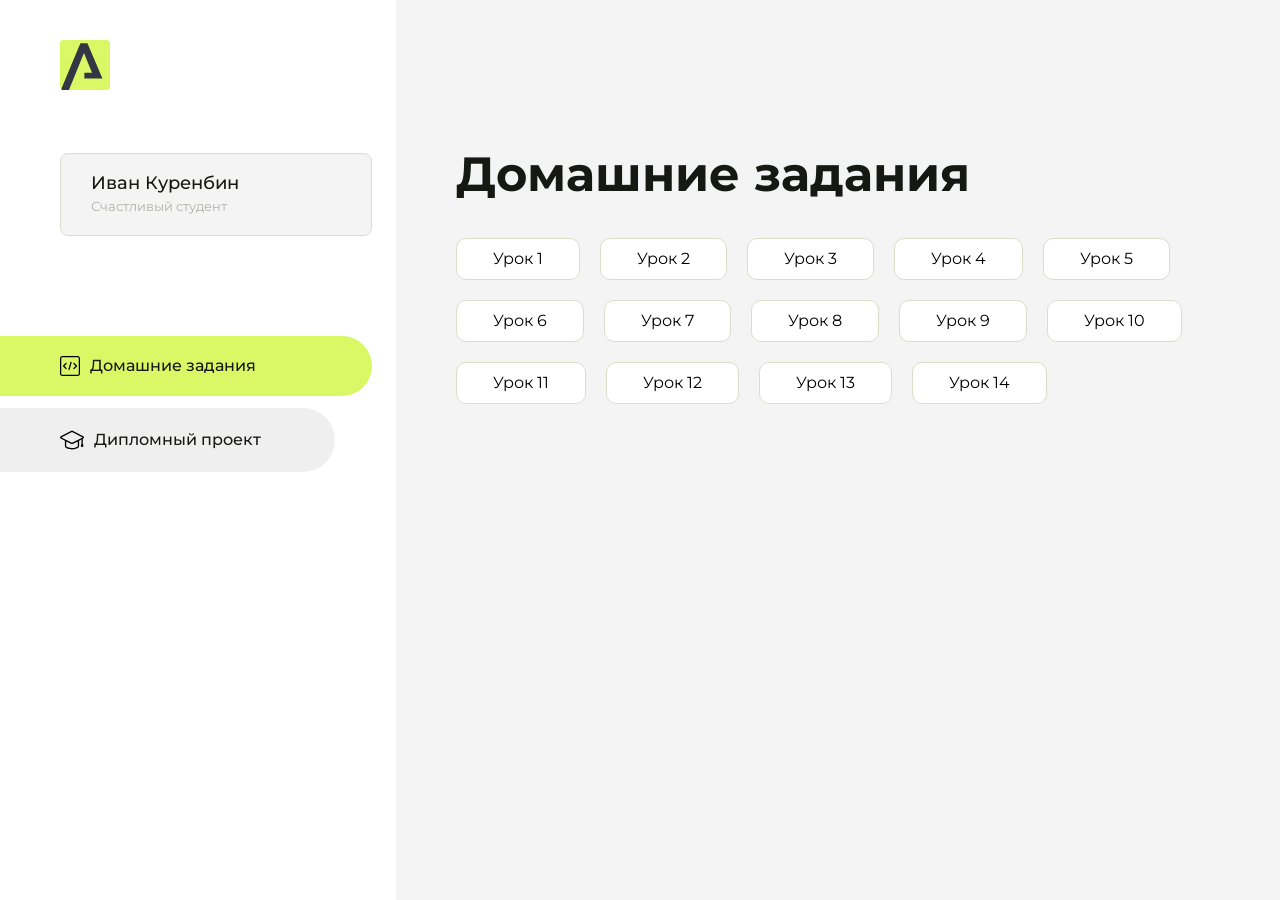
<file: index.html>
<!DOCTYPE html>
<html lang="en">
<head>
    <meta charset="UTF-8">
    <meta name="viewport" content="width=device-width, initial-scale=1.0">
    <title>Домашняя работа</title>
    <link rel="shortcut icon" href="src/logo.ico" type="image/x-icon">
    <link rel="preconnect" href="https://fonts.googleapis.com">
    <link rel="preconnect" href="https://fonts.gstatic.com" crossorigin>
    <link href="https://fonts.googleapis.com/css2?family=Montserrat:wght@400;500;700&family=Rubik:wght@500&display=swap"
          rel="stylesheet">
    <link rel="stylesheet" href="src/style.css">
</head>
<body id="body">
<div class="overlay" id="overlay"></div>
<div class="layout">
    <div class="burger" id="burger">
        <svg viewBox="0 0 24 24" fill="none" xmlns="http://www.w3.org/2000/svg">
            <g id="SVGRepo_bgCarrier" stroke-width="0"></g>
            <g id="SVGRepo_tracerCarrier" stroke-linecap="round" stroke-linejoin="round"></g>
            <g id="SVGRepo_iconCarrier">
                <path d="M4 18L20 18" stroke="#DAF765" stroke-width="2" stroke-linecap="round"></path>
                <path d="M4 12L20 12" stroke="#DAF765" stroke-width="2" stroke-linecap="round"></path>
                <path d="M4 6L20 6" stroke="#DAF765" stroke-width="2" stroke-linecap="round"></path>
            </g>
        </svg>
    </div>
    <aside class="sidebar" id="sidebar">
        <div class="sidebar__inner">
            <div class="logo">
                <svg width="50" height="50" viewBox="0 0 50 50" fill="none" xmlns="http://www.w3.org/2000/svg">
                    <g clip-path="url(#clip0_513_74730)">
                        <path d="M46.17 -0.257004H3.83C1.57281 -0.257004 -0.257 1.57281 -0.257 3.83V46.17C-0.257 48.4272 1.57281 50.257 3.83 50.257H46.17C48.4272 50.257 50.257 48.4272 50.257 46.17V3.83C50.257 1.57281 48.4272 -0.257004 46.17 -0.257004Z"
                              fill="#DAF765"/>
                        <path d="M24.375 38.4H42.461L27.441 3.1585H20.4355C20.4355 3.1585 6.7895 35.881 1.1945 49.294C2.015 50.0275 3.0945 50.257 3.6945 50.257H8.8445L23.954 13.07L32.0465 32.8285H24.375V38.4Z"
                              fill="#323843"/>
                    </g>
                    <defs>
                        <clipPath id="clip0_513_74730">
                            <rect width="50" height="50" fill="white"/>
                        </clipPath>
                    </defs>
                </svg>
            </div>
            <div class="sidebar__user">
                <div class="sidebar__name">Иван Куренбин</div>
                <div class="sidebar__text">Счастливый студент</div>
            </div>
            <div class="sidebar__tabs">
                <div class="sidebar__item">
                    <button class="sidebar__button active" id="tasks">
                        <svg xmlns="http://www.w3.org/2000/svg" width="20" height="20" viewBox="0 0 20 20" fill="none">
                            <g clip-path="url(#clip0_704_74543)">
                                <path d="M17.7083 20H2.29167C1.0275 20 0 18.9725 0 17.7083V2.29167C0 1.0275 1.0275 0 2.29167 0H17.7083C18.9725 0 20 1.0275 20 2.29167V17.7083C20 18.9725 18.9725 20 17.7083 20ZM2.29167 1.25C1.7175 1.25 1.25 1.7175 1.25 2.29167V17.7083C1.25 18.2825 1.7175 18.75 2.29167 18.75H17.7083C18.2825 18.75 18.75 18.2825 18.75 17.7083V2.29167C18.75 1.7175 18.2825 1.25 17.7083 1.25H2.29167Z"
                                      fill="black"/>
                                <path d="M6.04167 13.125C5.88167 13.125 5.72167 13.0642 5.6 12.9417L3.1 10.4417C2.85583 10.1975 2.85583 9.80167 3.1 9.5575L5.6 7.0575C5.84417 6.81333 6.24 6.81333 6.48417 7.0575C6.72833 7.30167 6.72833 7.6975 6.48417 7.94167L4.42583 10L6.48417 12.0583C6.72833 12.3025 6.72833 12.6983 6.48417 12.9425C6.36167 13.0642 6.20167 13.125 6.04167 13.125Z"
                                      fill="black"/>
                                <path d="M8.95833 14.1667C8.9 14.1667 8.84 14.1583 8.78167 14.1417C8.45083 14.0442 8.26083 13.6967 8.35833 13.3658L10.4417 6.28251C10.5392 5.95084 10.8892 5.76417 11.2175 5.85917C11.5483 5.95667 11.7383 6.30417 11.6408 6.63501L9.5575 13.7183C9.47833 13.9908 9.22833 14.1667 8.95833 14.1667Z"
                                      fill="black"/>
                                <path d="M13.9583 13.125C13.7983 13.125 13.6383 13.0642 13.5167 12.9417C13.2725 12.6975 13.2725 12.3017 13.5167 12.0575L15.575 9.99916L13.5167 7.94083C13.2725 7.69666 13.2725 7.30083 13.5167 7.05666C13.7608 6.81249 14.1567 6.81249 14.4008 7.05666L16.9008 9.55666C17.145 9.80083 17.145 10.1967 16.9008 10.4408L14.4008 12.9408C14.2783 13.0642 14.1183 13.125 13.9583 13.125Z"
                                      fill="black"/>
                            </g>
                            <defs>
                                <clipPath id="clip0_704_74543">
                                    <rect width="20" height="20" fill="white"/>
                                </clipPath>
                            </defs>
                        </svg>
                        <span>Домашние задания</span></button>
                </div>
                <div class="sidebar__item">
                    <button class="sidebar__button" id="diplom">
                        <svg xmlns="http://www.w3.org/2000/svg" width="24" height="24" viewBox="0 0 24 24" fill="none">
                            <g clip-path="url(#clip0_704_74553)">
                                <path d="M23.2628 10.5971C23.7176 10.365 24 9.90375 24 9.39337C24 8.883 23.7176 8.42175 23.2628 8.18962L12.6135 2.75362C12.2291 2.55824 11.7705 2.55787 11.3854 2.75399L0.736875 8.19C0.282375 8.42175 0 8.883 0 9.39337C0 9.90375 0.282375 10.365 0.736875 10.5971L4.89038 12.7177V18.2074C4.89038 19.8154 8.412 21.393 12 21.393C15.5884 21.393 19.1096 19.815 19.1096 18.2074V12.7174L21.4609 11.517V15.8017L20.901 17.2305C20.7409 17.6389 20.7934 18.0994 21.0405 18.4616C21.2876 18.8246 21.6979 19.041 22.1366 19.041C22.5754 19.041 22.9852 18.8246 23.2324 18.462C23.4795 18.099 23.532 17.6385 23.3719 17.2301L22.8124 15.8021V10.827L23.2628 10.5971ZM17.7623 18.1721C17.6198 18.6375 15.3491 20.0419 12 20.0419C8.65088 20.0419 6.38025 18.6375 6.2415 18.2074V12.3037L6.23887 12.3019C6.23812 12.057 6.1065 11.8207 5.87325 11.7019L1.3515 9.39337L12 3.95737L22.6489 9.39337L12 14.8294L5.87325 11.7019C5.54063 11.5331 4.6695 11.6674 4.5 12C4.33012 12.3322 4.55813 12.5479 4.89038 12.7177L11.3857 16.0331C11.5781 16.1314 11.7889 16.1805 12 16.1805C12.2107 16.1805 12.4222 16.1314 12.6146 16.0331L17.7593 13.407L17.7623 18.1721Z"
                                      fill="black"/>
                            </g>
                            <defs>
                                <clipPath id="clip0_704_74553">
                                    <rect width="24" height="24" fill="white"/>
                                </clipPath>
                            </defs>
                        </svg>
                        <span>Дипломный проект</span></button>
                </div>
            </div>
        </div>

    </aside>
    <div class="content">
        <div class="container">
            <div class="content__block" id="tasksBlock">
                <div class="content__title">Домашние задания</div>
                <ul class="content__list">
                    <li class="content__list-item">
                        <a href="homework1/index.html">Урок 1</a>
                    </li>
                     <li class="content__list-item">
                        <a href="homework2/index.html">Урок 2</a>
                    </li>
                    <li class="content__list-item">
                        <a href="homework3(table)/table.html">Урок 3</a>
                    </li>
                    <li class="content__list-item">
                        <a href="homework4/index.html">Урок 4</a>
                    </li>
                    <li class="content__list-item">
                        <a href="homework5/article.html">Урок 5</a>
                    </li>
                    <li class="content__list-item">
                        <a href="homework6(исправления)/index.html">Урок 6</a>
                    </li>
                    <li class="content__list-item">
                        <a href="homework7/article.html">Урок 7</a>
                    </li>
                    <li class="content__list-item">
                        <a href="homework8/index.html">Урок 8</a>
                    </li>
                    <li class="content__list-item">
                        <a href="homework9/article.html">Урок 9</a>
                    </li>
                    <li class="content__list-item">
                        <a href="homework10/index.html">Урок 10</a>
                    </li>
                     <li class="content__list-item">
                        <a href="homework11/index.html">Урок 11</a>
                    </li>
                    <li class="content__list-item">
                        <a href="homework12/index.html">Урок 12</a>
                    </li>
                    <li class="content__list-item">
                        <a href="homework13/index.html">Урок 13</a>
                    </li>
                    <li class="content__list-item">
                        <a href="homework14/index.html">Урок 14</a>
                    </li>
                  
                  
                  
                  
                    
                    
                </ul>
            </div>
            <div class="content__block hidden" id="diplomBlock">
                <div class="content__title">Дипломный проект</div>
                <div class="content__list-diplom">
                    <a href="ПАПКА-С-НОМЕРОМ-УРОКА">Ссылка на ДЗ</a>
                </div>
                <div class="content__decor">
                    <div class="content__decor-text">Давай проверим, чему ты научился!</div>
                    <div class="content__decor-img">
                        <img src="src/decor.png" alt="decor">
                    </div>
                </div>
            </div>
        </div>
    </div>
</div>
<script src="src/index.js"></script>
</body>
</html>
</file>
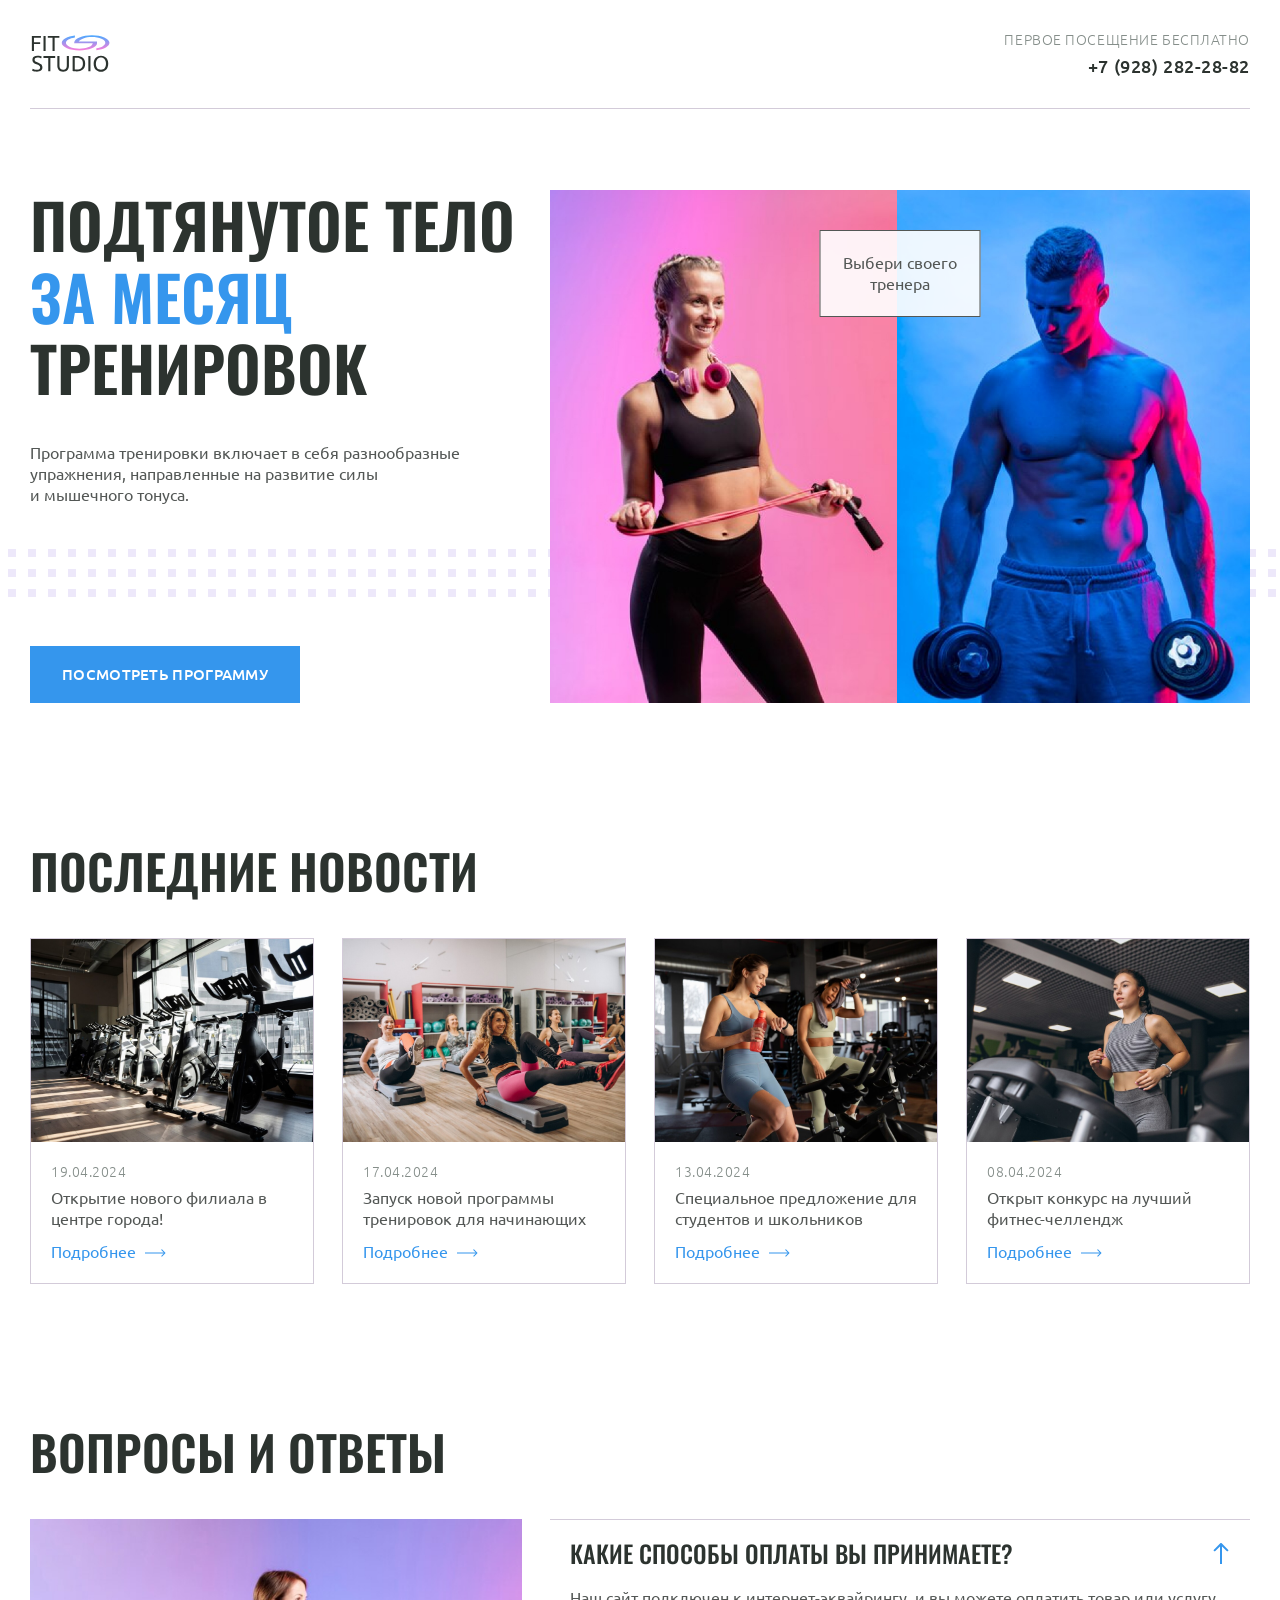
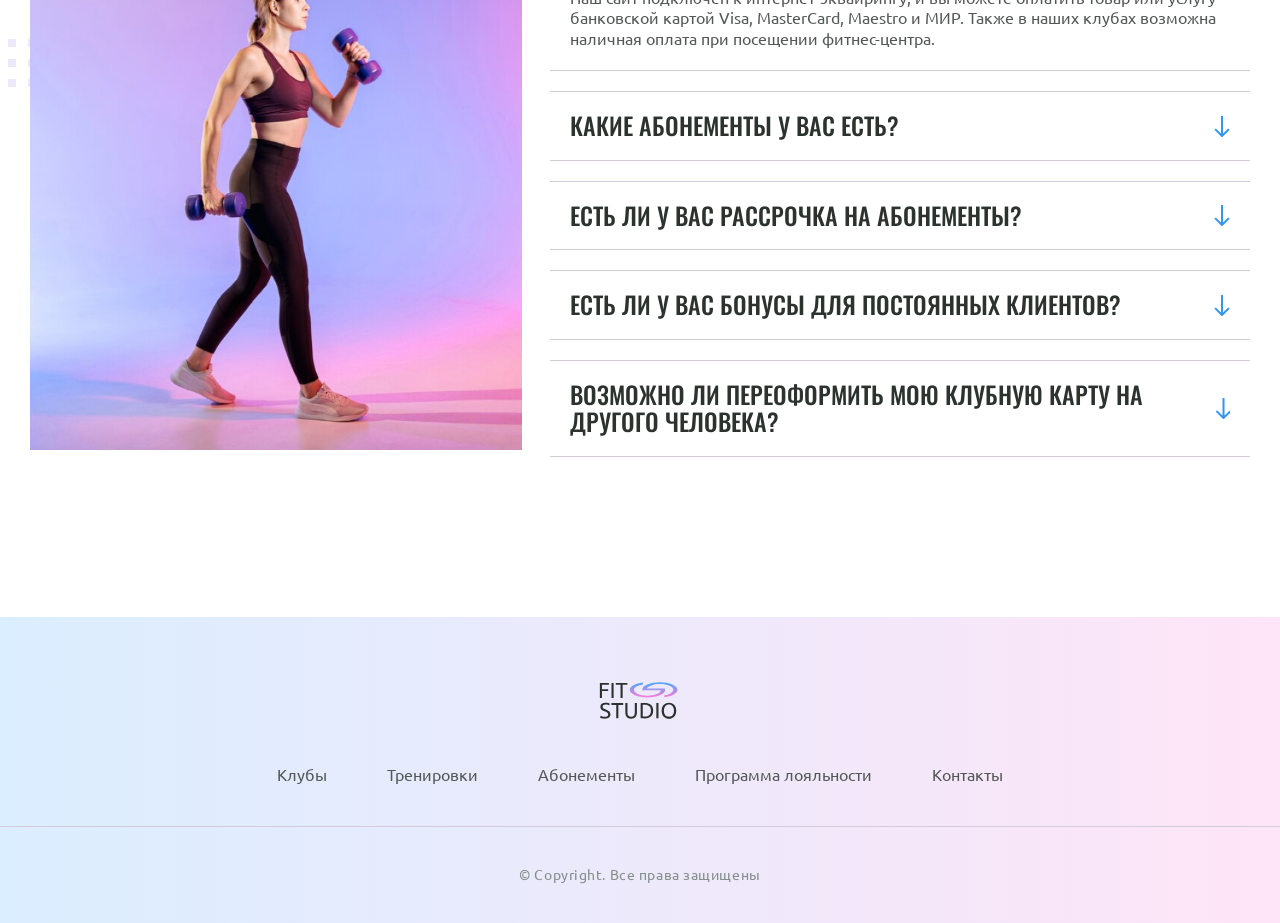
<file: homework10/index.html>
<!DOCTYPE html>
<html lang="ru">
	<head>
		<meta charset="UTF-8" />
		<meta name="viewport" content="width=device-width, initial-scale=1.0" />
		<title>Fit Studio - Главная</title>
		<link rel="stylesheet" href="./css/normalize.css" />
		<link rel="stylesheet" href="./css/fonts.css" />
		<link rel="stylesheet" href="./css/globals.css" />
		<link rel="stylesheet" href="./css/header.css" />
		<link rel="stylesheet" href="./css/index.css" />
		<link rel="stylesheet" href="./css/footer.css" />
		<link
			rel="icon"
			type="image/svg+xml"
			sizes="128x128"
			href="./images/favicon-icon.svg"
		/>
	</head>
	<body>
		<header class="header">
			<div class="container">
				<div class="header-inner">
					<a href="/">
						<img
							src="./images/logo-icon.svg"
							width="84"
							height="45"
							alt="Логотип Fit Studio"
						/>
					</a>
					<div class="phone text-sub">
						<p>Первое посещение бесплатно</p>
						<a href="tel:+79282822882">+7 (928) 282-28-82</a>
					</div>
				</div>
			</div>
		</header>
		<section class="hero section">
			<div class="container hero-container">
				<div class="hero-info">
					<h1>Подтянутое тело <strong>за месяц</strong> тренировок</h1>
					<p class="text">
						Программа тренировки включает в себя разнообразные упражнения,
						направленные на развитие силы и мышечного тонуса.
					</p>
					<a class="button" href="#">Посмотреть программу</a>
				</div>
				<div class="hero-images">
					<p class="hero-choose text">Выбери своего тренера</p>
					<img
						src="./images/sporty-woman-img.jpg"
						width="347"
						height="513"
						alt="Спортивная девушка держит в руках скакалку"
					/>
					<img
						src="./images/sporty-man-img.jpg"
						width="353"
						height="513"
						alt="Спортивный мужчина держит в руках гантели"
					/>
				</div>
			</div>
		</section>
		<section class="news section">
			<div class="container">
				<h2 class="title-large">Последние новости</h2>
				<div class="news-container">
					<article class="news-article">
						<header>
							<img
								src="./images/news/news-1-img.jpg"
								width="284"
								height="203"
								alt="Велотренажеры в спортивном зале"
							/>
							<div class="news-info">
								<time class="news-date text-sub" datetime="2024-04-19">
									19.04.2024
								</time>
								<h3 class="text">Открытие нового филиала в центре города!</h3>
							</div>
						</header>
						<footer>
							<a class="news-link" href="article.html">Подробнее</a>
						</footer>
					</article>
					<article class="news-article">
						<header>
							<img
								src="./images/news/news-2-img.jpg"
								width="284"
								height="203"
								alt="Группа женщин занимается спортом"
							/>
							<div class="news-info">
								<time class="news-date text-sub" datetime="2024-04-17">
									17.04.2024
								</time>
								<h3 class="text">
									Запуск новой программы тренировок для начинающих
								</h3>
							</div>
						</header>
						<footer>
							<a class="news-link" href="article.html">Подробнее</a>
						</footer>
					</article>
					<article class="news-article">
						<header>
							<img
								src="./images/news/news-3-img.jpg"
								width="284"
								height="203"
								alt="Две девушки занимаются на велотренажерах"
							/>
							<div class="news-info">
								<time class="news-date text-sub" datetime="2024-04-13">
									13.04.2024
								</time>
								<h3 class="text">
									Специальное предложение для студентов и школьников
								</h3>
							</div>
						</header>
						<footer>
							<a class="news-link" href="article.html">Подробнее</a>
						</footer>
					</article>
					<article class="news-article">
						<header>
							<img
								src="./images/news/news-4-img.jpg"
								width="284"
								height="203"
								alt="Девушка на беговой дорожке"
							/>
							<div class="news-info">
								<time class="news-date text-sub" datetime="2024-04-08">
									08.04.2024
								</time>
								<h3 class="text">Открыт конкурс на лучший фитнес-челлендж</h3>
							</div>
						</header>
						<footer>
							<a class="news-link" href="article.html">Подробнее</a>
						</footer>
					</article>
				</div>
			</div>
		</section>
		<section class="faq section">
			<div class="container">
				<h2 class="title-large">Вопросы и ответы</h2>
				<div class="faq-container">
					<img
						src="./images/sporty-woman-2-img.jpg"
						width="492"
						height="531"
						alt="Спортивная девушка с гантелями"
					/>
					<div>
						<details name="faq" open>
							<summary class="title-medium">
								Какие способы оплаты вы принимаете?
							</summary>
							<p class="text">
								Наш сайт подключен к интернет-эквайрингу, и вы можете оплатить
								товар или услугу банковской картой Visa, MasterCard, Maestro и
								МИР. Также в наших клубах возможна наличная оплата при посещении
								фитнес-центра.
							</p>
						</details>
						<details name="faq">
							<summary class="title-medium">
								Какие абонементы у вас есть?
							</summary>
							<p class="text">
								Наш сайт подключен к интернет-эквайрингу, и вы можете оплатить
								товар или услугу банковской картой Visa, MasterCard, Maestro и
								МИР. Также в наших клубах возможна наличная оплата при посещении
								фитнес-центра.
							</p>
						</details>
						<details name="faq">
							<summary class="title-medium">
								Есть ли у вас рассрочка на абонементы?
							</summary>
							<p class="text">
								Наш сайт подключен к интернет-эквайрингу, и вы можете оплатить
								товар или услугу банковской картой Visa, MasterCard, Maestro и
								МИР. Также в наших клубах возможна наличная оплата при посещении
								фитнес-центра.
							</p>
						</details>
						<details name="faq">
							<summary class="title-medium">
								Есть ли у вас бонусы для постоянных клиентов?
							</summary>
							<p class="text">
								Наш сайт подключен к интернет-эквайрингу, и вы можете оплатить
								товар или услугу банковской картой Visa, MasterCard, Maestro и
								МИР. Также в наших клубах возможна наличная оплата при посещении
								фитнес-центра.
							</p>
						</details>
						<details name="faq">
							<summary class="title-medium">
								Возможно ли переоформить мою клубную карту на другого человека?
							</summary>
							<p class="text">
								Наш сайт подключен к интернет-эквайрингу, и вы можете оплатить
								товар или услугу банковской картой Visa, MasterCard, Maestro и
								МИР. Также в наших клубах возможна наличная оплата при
								посещенииß фитнес-центра.
							</p>
						</details>
					</div>
				</div>
			</div>
		</section>
		<footer class="footer">
			<div class="footer-top">
				<div class="container">
					<a class="footer-logo" href="/">
						<img
							src="./images/logo-icon.svg"
							width="84"
							height="45"
							alt="Логотип Fit Studio"
						/>
					</a>
					<nav class="menu">
						<ul>
							<li><a href="#">Клубы</a></li>
							<li><a href="#">Тренировки</a></li>
							<li><a href="#">Абонементы</a></li>
							<li><a href="#">Программа лояльности</a></li>
							<li><a href="#">Контакты</a></li>
						</ul>
					</nav>
				</div>
			</div>
			<div class="container">
				<p class="copyright">&copy; Copyright. Все права защищены</p>
			</div>
		</footer>
	</body>
</html>
</file>
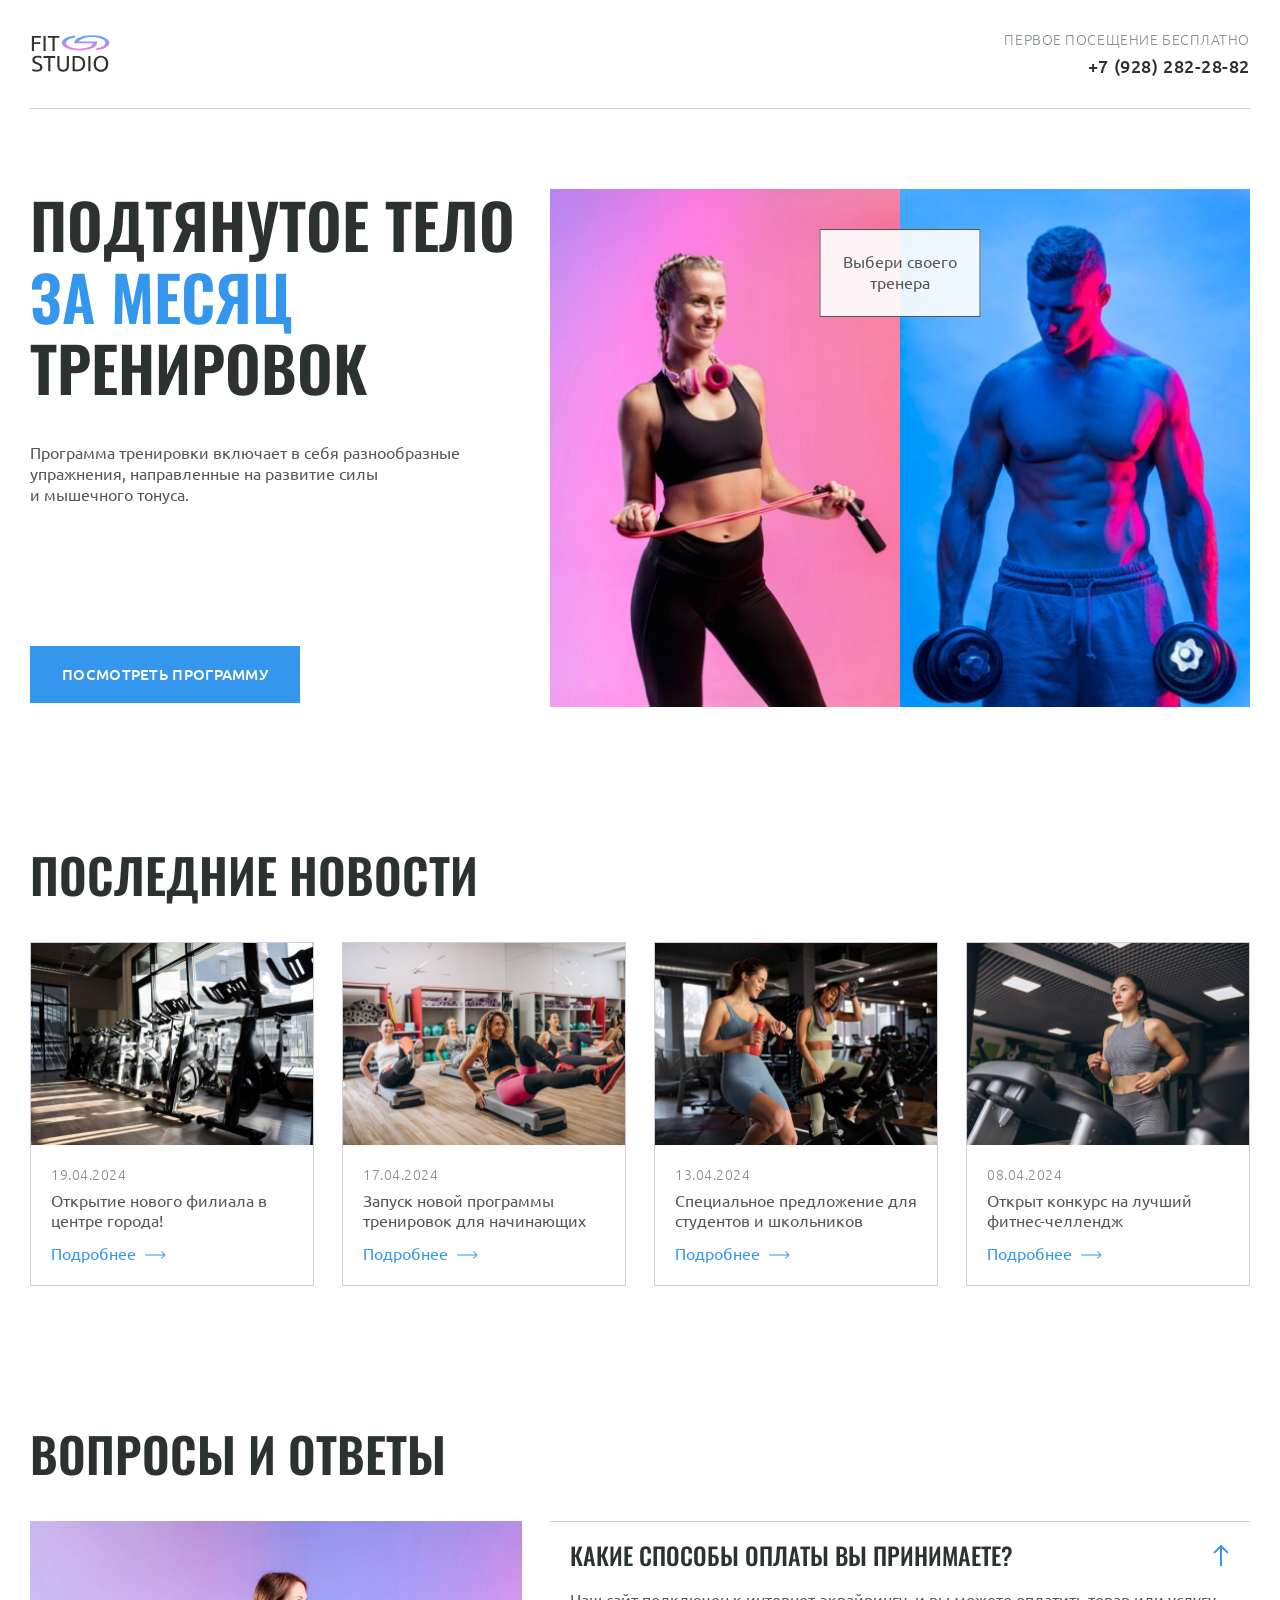
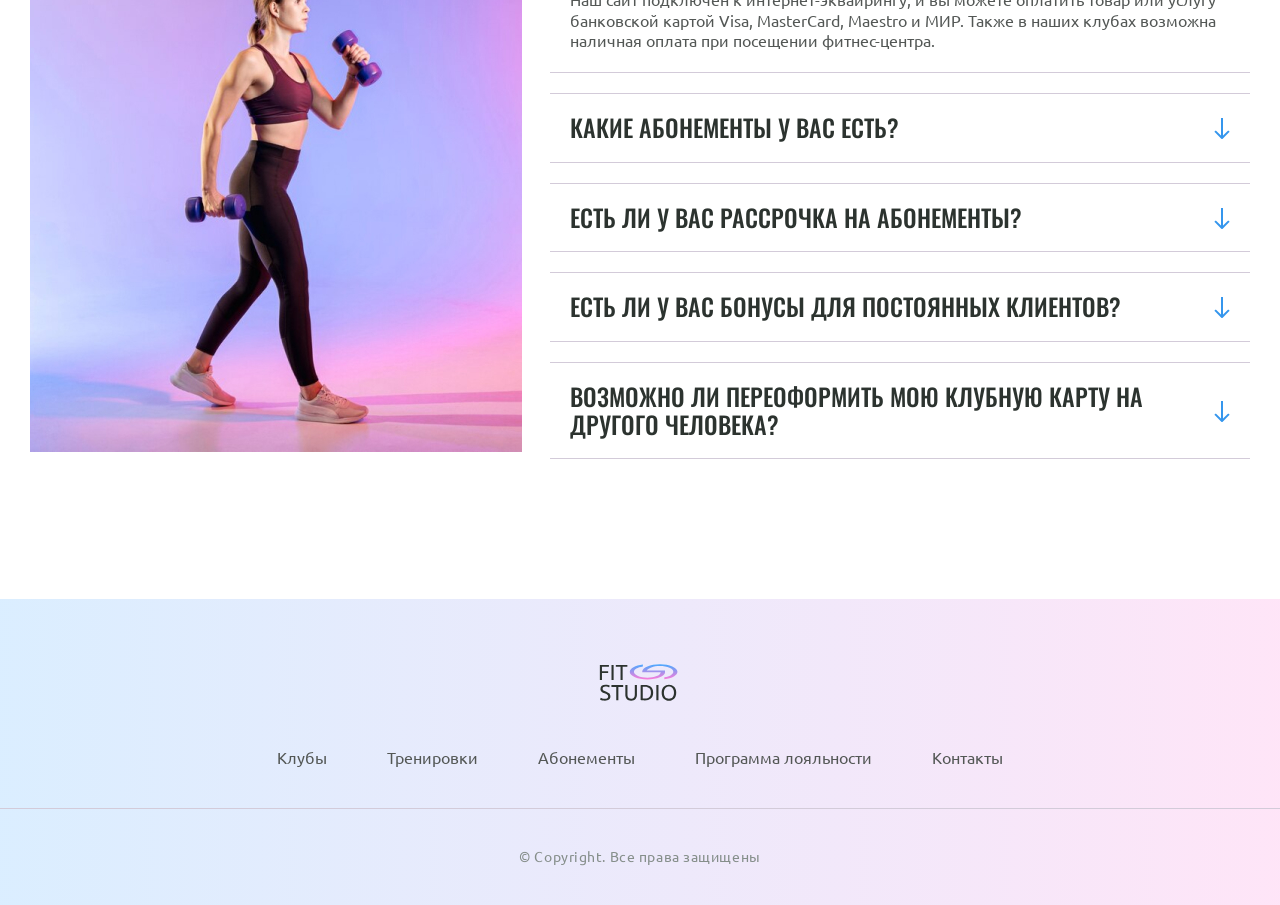
<file: homework12/index.html>
<!DOCTYPE html>
<html lang="ru" class="home-page">
	<head>
		<meta charset="UTF-8" />
		<meta name="viewport" content="width=device-width, initial-scale=1.0" />
		<title>Fit Studio - Главная</title>
		<link rel="stylesheet" href="./css/normalize.css" />
		<link rel="stylesheet" href="./css/fonts.css" />
		<link rel="stylesheet" href="./css/globals.css" />
		<link rel="stylesheet" href="./css/header.css" />
		<link rel="stylesheet" href="./css/index.css" />
		<link rel="stylesheet" href="./css/footer.css" />
		<link
			rel="icon"
			type="image/svg+xml"
			sizes="128x128"
			href="./images/favicon-icon.svg"
		/>
	</head>
	<body>
		<header class="header">
			<div class="container">
				<div class="header-inner">
					<a href="/">
						<img
							src="./images/logo-icon.svg"
							width="84"
							height="45"
							alt="Логотип Fit Studio"
						/>
					</a>
					<div class="phone text-sub">
						<p>Первое посещение бесплатно</p>
						<a href="tel:+79282822882">+7 (928) 282-28-82</a>
					</div>
				</div>
			</div>
		</header>
		<section class="hero section">
			<div class="container hero-container">
				<div class="hero-info">
					<h1>Подтянутое тело <strong>за месяц</strong> тренировок</h1>
					<p class="text">
						Программа тренировки включает в себя разнообразные упражнения,
						направленные на развитие силы и мышечного тонуса.
					</p>
					<a class="button" href="#">Посмотреть программу</a>
				</div>
				<div class="hero-images">
					<p class="hero-choose text">Выбери своего тренера</p>
					<img
						src="./images/sporty-woman-img.jpg"
						width="347"
						height="513"
						alt="Спортивная девушка держит в руках скакалку"
					/>
					<img
						src="./images/sporty-man-img.jpg"
						width="353"
						height="513"
						alt="Спортивный мужчина держит в руках гантели"
					/>
				</div>
			</div>
		</section>
		<section class="news section">
			<div class="container">
				<h2 class="title-large">Последние новости</h2>
				<div class="news-container">
					<article class="news-article">
						<header>
							<img
								src="./images/news/news-1-img.jpg"
								width="284"
								height="203"
								alt="Велотренажеры в спортивном зале"
							/>
							<div class="news-info">
								<time class="news-date text-sub" datetime="2024-04-19">
									19.04.2024
								</time>
								<h3 class="text">Открытие нового филиала в центре города!</h3>
							</div>
						</header>
						<footer>
							<a class="news-link" href="article.html">Подробнее</a>
						</footer>
					</article>
					<article class="news-article">
						<header>
							<img
								src="./images/news/news-2-img.jpg"
								width="284"
								height="203"
								alt="Группа женщин занимается спортом"
							/>
							<div class="news-info">
								<time class="news-date text-sub" datetime="2024-04-17">
									17.04.2024
								</time>
								<h3 class="text">
									Запуск новой программы тренировок для начинающих
								</h3>
							</div>
						</header>
						<footer>
							<a class="news-link" href="article.html">Подробнее</a>
						</footer>
					</article>
					<article class="news-article">
						<header>
							<img
								src="./images/news/news-3-img.jpg"
								width="284"
								height="203"
								alt="Две девушки занимаются на велотренажерах"
							/>
							<div class="news-info">
								<time class="news-date text-sub" datetime="2024-04-13">
									13.04.2024
								</time>
								<h3 class="text">
									Специальное предложение для студентов и школьников
								</h3>
							</div>
						</header>
						<footer>
							<a class="news-link" href="article.html">Подробнее</a>
						</footer>
					</article>
					<article class="news-article">
						<header>
							<img
								src="./images/news/news-4-img.jpg"
								width="284"
								height="203"
								alt="Девушка на беговой дорожке"
							/>
							<div class="news-info">
								<time class="news-date text-sub" datetime="2024-04-08">
									08.04.2024
								</time>
								<h3 class="text">Открыт конкурс на лучший фитнес-челлендж</h3>
							</div>
						</header>
						<footer>
							<a class="news-link" href="article.html">Подробнее</a>
						</footer>
					</article>
				</div>
			</div>
		</section>
		<section class="faq section">
			<div class="container">
				<h2 class="title-large">Вопросы и ответы</h2>
				<div class="faq-container">
					<img
						src="./images/sporty-woman-2-img.jpg"
						width="492"
						height="531"
						alt="Спортивная девушка с гантелями"
					/>
					<div>
						<details name="faq" open>
							<summary class="title-medium">
								Какие способы оплаты вы принимаете?
							</summary>
							<p class="text">
								Наш сайт подключен к интернет-эквайрингу, и вы можете оплатить
								товар или услугу банковской картой Visa, MasterCard, Maestro и
								МИР. Также в наших клубах возможна наличная оплата при посещении
								фитнес-центра.
							</p>
						</details>
						<details name="faq">
							<summary class="title-medium">
								Какие абонементы у вас есть?
							</summary>
							<p class="text">
								Наш сайт подключен к интернет-эквайрингу, и вы можете оплатить
								товар или услугу банковской картой Visa, MasterCard, Maestro и
								МИР. Также в наших клубах возможна наличная оплата при посещении
								фитнес-центра.
							</p>
						</details>
						<details name="faq">
							<summary class="title-medium">
								Есть ли у вас рассрочка на абонементы?
							</summary>
							<p class="text">
								Наш сайт подключен к интернет-эквайрингу, и вы можете оплатить
								товар или услугу банковской картой Visa, MasterCard, Maestro и
								МИР. Также в наших клубах возможна наличная оплата при посещении
								фитнес-центра.
							</p>
						</details>
						<details name="faq">
							<summary class="title-medium">
								Есть ли у вас бонусы для постоянных клиентов?
							</summary>
							<p class="text">
								Наш сайт подключен к интернет-эквайрингу, и вы можете оплатить
								товар или услугу банковской картой Visa, MasterCard, Maestro и
								МИР. Также в наших клубах возможна наличная оплата при посещении
								фитнес-центра.
							</p>
						</details>
						<details name="faq">
							<summary class="title-medium">
								Возможно ли переоформить мою клубную карту на другого человека?
							</summary>
							<p class="text">
								Наш сайт подключен к интернет-эквайрингу, и вы можете оплатить
								товар или услугу банковской картой Visa, MasterCard, Maestro и
								МИР. Также в наших клубах возможна наличная оплата при
								посещенииß фитнес-центра.
							</p>
						</details>
					</div>
				</div>
			</div>
		</section>
		<footer class="footer">
			<div class="footer-top">
				<div class="container">
					<a class="footer-logo" href="/">
						<img
							src="./images/logo-icon.svg"
							width="84"
							height="45"
							alt="Логотип Fit Studio"
						/>
					</a>
					<nav class="menu">
						<ul>
							<li><a href="#">Клубы</a></li>
							<li><a href="#">Тренировки</a></li>
							<li><a href="#">Абонементы</a></li>
							<li><a href="#">Программа лояльности</a></li>
							<li><a href="#">Контакты</a></li>
						</ul>
					</nav>
				</div>
			</div>
			<div class="container">
				<p class="copyright">&copy; Copyright. Все права защищены</p>
			</div>
		</footer>
	</body>
</html>
</file>
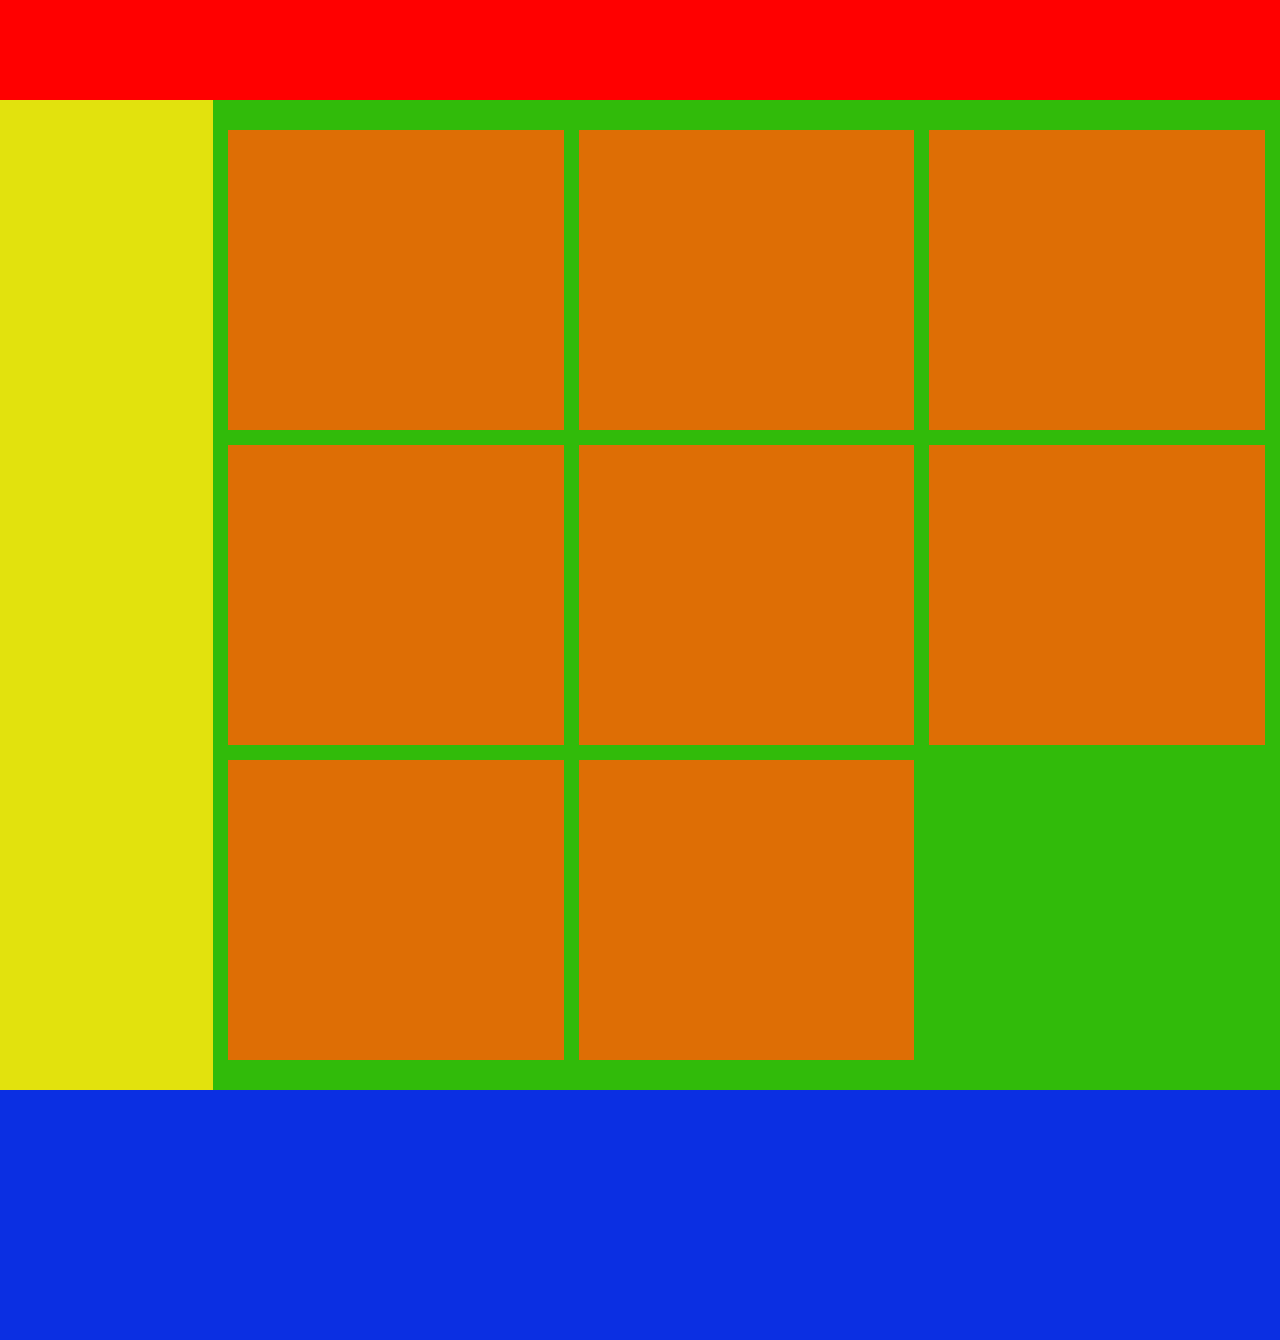
<file: homework13/index.html>
<!DOCTYPE html>
<html lang="ru">
  <head>
    <meta charset="UTF-8" />
    <meta name="viewport" content="width=device-width, initial-scale=1.0" />
    <title>Grid</title>
    <link rel="stylesheet" href="./css/style.css" />
  </head>
  <body>
    <div class="wrapper">
      <header class="header"></header>
      <aside class="aside"></aside>
      <main class="main">
        <div class="container">
          <article class="article"></article>
          <article class="article"></article>
          <article class="article"></article>
          <article class="article"></article>
          <article class="article"></article>
          <article class="article"></article>
          <article class="article"></article>
          <article class="article"></article>
        </div>
      </main>
      <footer class="footer"></footer>
    </div>
  </body>
</html>
</file>
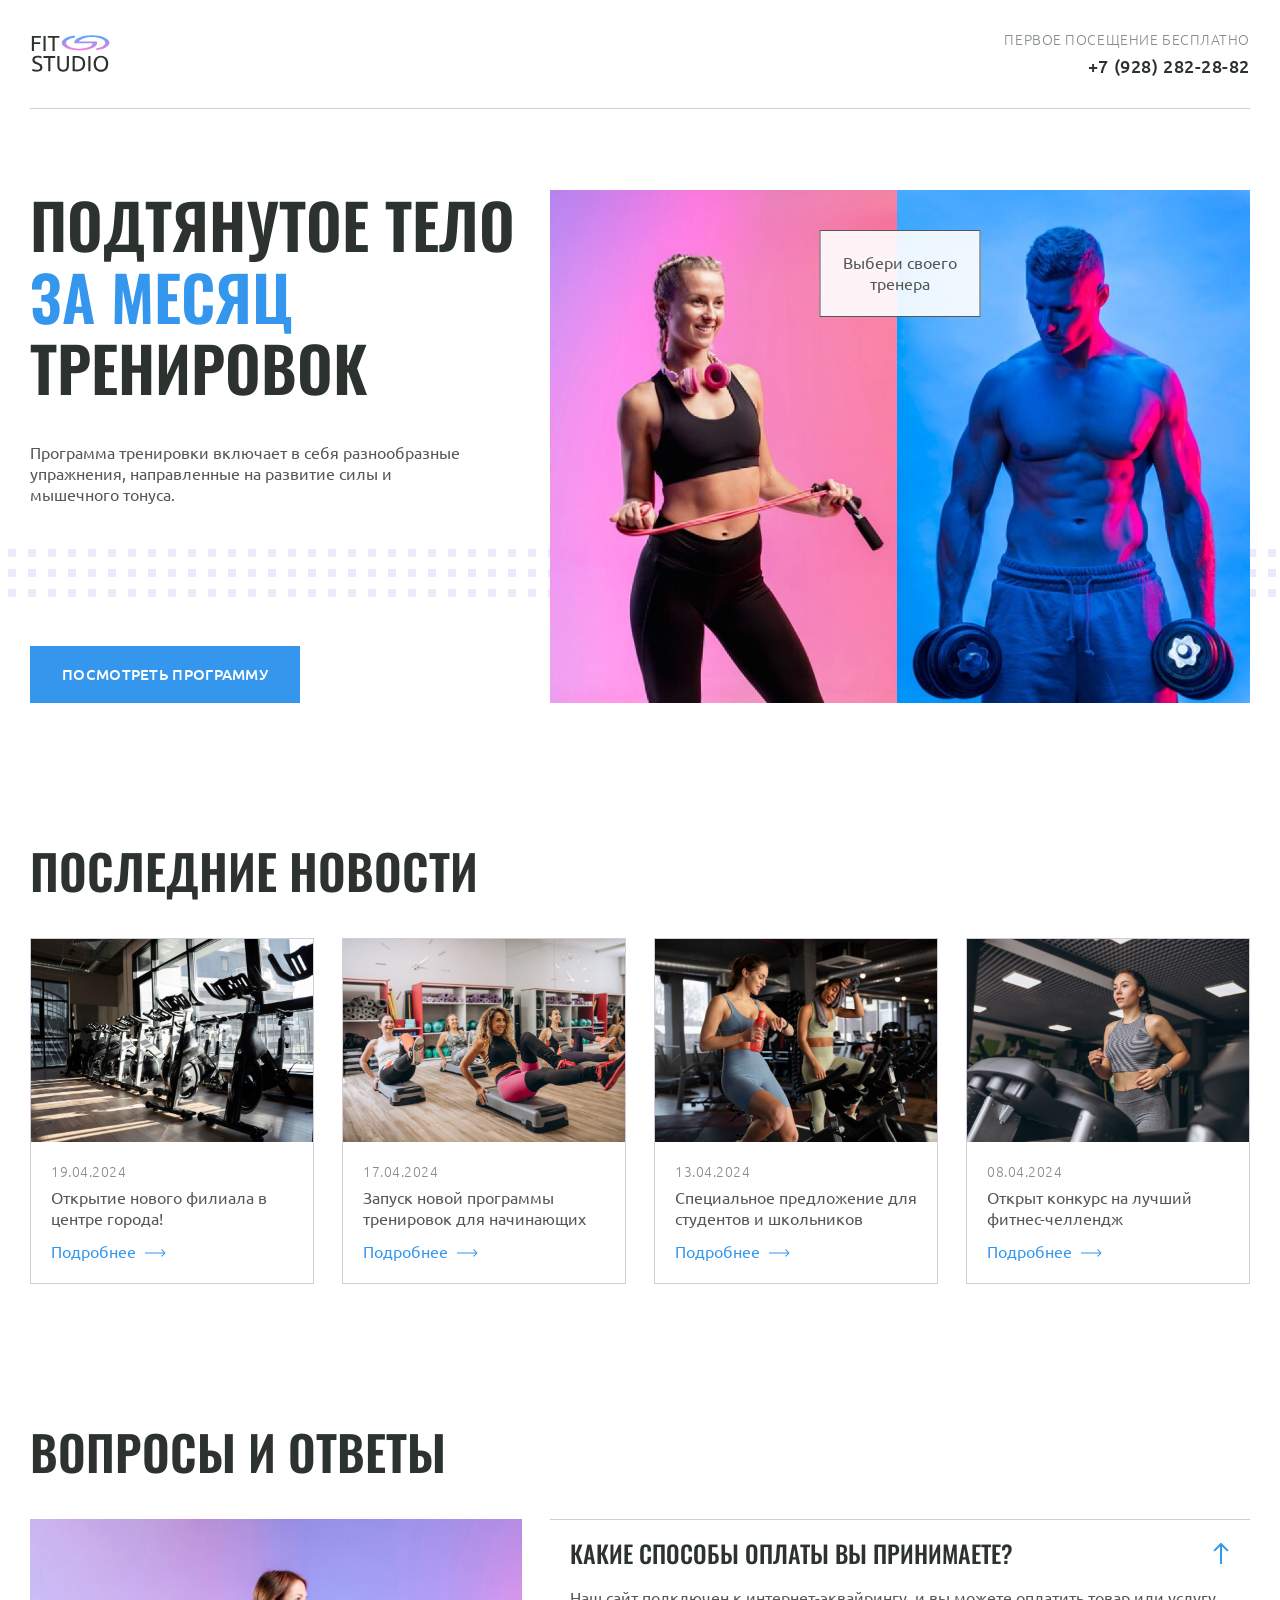
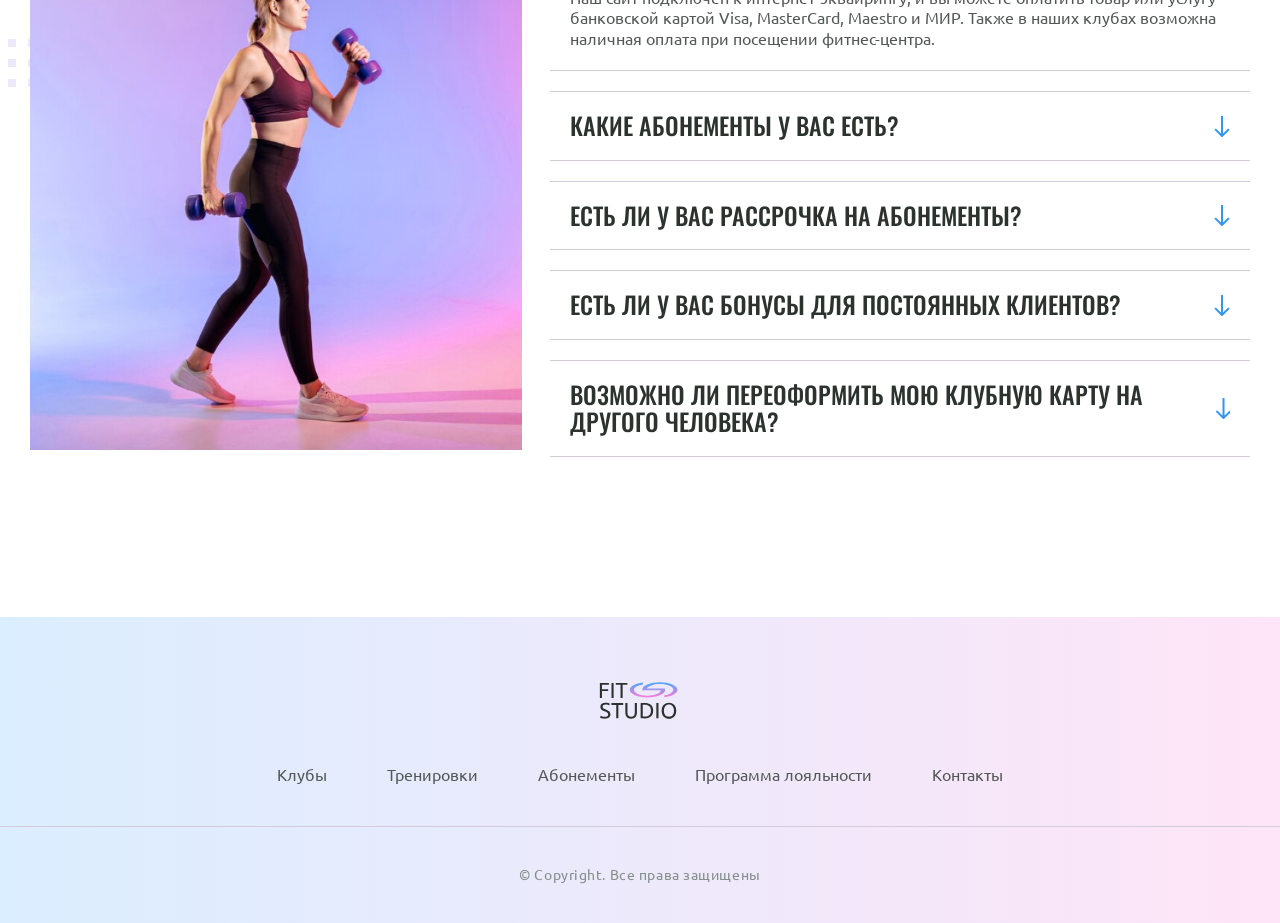
<file: homework14/index.html>
<!DOCTYPE html>
<html lang="ru">
	<head>
		<meta charset="UTF-8" />
		<meta name="viewport" content="width=device-width, initial-scale=1.0" />
		<title>Fit Studio - Главная</title>
		<link rel="stylesheet" href="./css/normalize.css" />
		<link rel="stylesheet" href="./css/fonts.css" />
		<link rel="stylesheet" href="./css/globals.css" />
		<link rel="stylesheet" href="./css/header.css" />
		<link rel="stylesheet" href="./css/index.css" />
		<link rel="stylesheet" href="./css/footer.css" />
		<link
			rel="icon"
			type="image/svg+xml"
			sizes="128x128"
			href="./images/favicon-icon.svg"
		/>
	</head>
	<body>
		<!-- Блок: header -->
		<header class="header">
			<div class="container">
				<div class="header__inner">
					<a class="header__logo logo" href="/">
						<img
							class="logo__img"
							src="./images/logo-icon.svg"
							width="84"
							height="45"
							alt="Логотип Fit Studio"
						/>
					</a>
					<!-- Блок: phone (или элемент header__phone + микс) -->
					<div class="header__phone phone text-sub">
						<p class="phone__text">Первое посещение бесплатно</p>
						<a class="phone__link" href="tel:+79282822882">+7 (928) 282-28-82</a>
					</div>
				</div>
			</div>
		</header>

		<!-- Блок: hero -->
		<section class="hero section">
			<div class="container hero__container">
				<div class="hero__info">
					<h1 class="hero__title">
						Подтянутое тело <strong class="hero__title-accent">за месяц</strong> тренировок
					</h1>
					<p class="hero__text text">
						Программа тренировки включает в себя разнообразные упражнения,
						направленные на развитие силы и мышечного тонуса.
					</p>
					<a class="hero__button button" href="#">Посмотреть программу</a>
				</div>
				<div class="hero__images">
					<p class="hero__choose text">Выбери своего тренера</p>
					<img
						class="hero__img"
						src="./images/sporty-woman-img.jpg"
						width="347"
						height="513"
						alt="Спортивная девушка держит в руках скакалку"
					/>
					<img
						class="hero__img"
						src="./images/sporty-man-img.jpg"
						width="353"
						height="513"
						alt="Спортивный мужчина держит в руках гантели"
					/>
				</div>
			</div>
		</section>

		<!-- Блок: news -->
		<section class="news section">
			<div class="container">
				<h2 class="news__title title-large">Последние новости</h2>
				<div class="news__list">
					<!-- Самостоятельный блок карточки: news-card -->
					<article class="news__item news-card">
						<header class="news-card__header">
							<img
								class="news-card__img"
								src="./images/news/news-1-img.jpg"
								width="284"
								height="203"
								alt="Велотренажеры в спортивном зале"
							/>
							<div class="news-card__info">
								<time class="news-card__date text-sub" datetime="2024-04-19">
									19.04.2024
								</time>
								<h3 class="news-card__title text">
									Открытие нового филиала в центре города!
								</h3>
							</div>
						</header>
						<footer class="news-card__footer">
							<a class="news-card__link" href="article.html">Подробнее</a>
						</footer>
					</article>

					<article class="news__item news-card">
						<header class="news-card__header">
							<img
								class="news-card__img"
								src="./images/news/news-2-img.jpg"
								width="284"
								height="203"
								alt="Группа женщин занимается спортом"
							/>
							<div class="news-card__info">
								<time class="news-card__date text-sub" datetime="2024-04-17">
									17.04.2024
								</time>
								<h3 class="news-card__title text">
									Запуск новой программы тренировок для начинающих
								</h3>
							</div>
						</header>
						<footer class="news-card__footer">
							<a class="news-card__link" href="article.html">Подробнее</a>
						</footer>
					</article>

					<article class="news__item news-card">
						<header class="news-card__header">
							<img
								class="news-card__img"
								src="./images/news/news-3-img.jpg"
								width="284"
								height="203"
								alt="Две девушки занимаются на велотренажерах"
							/>
							<div class="news-card__info">
								<time class="news-card__date text-sub" datetime="2024-04-13">
									13.04.2024
								</time>
								<h3 class="news-card__title text">
									Специальное предложение для студентов и школьников
								</h3>
							</div>
						</header>
						<footer class="news-card__footer">
							<a class="news-card__link" href="article.html">Подробнее</a>
						</footer>
					</article>

					<article class="news__item news-card">
						<header class="news-card__header">
							<img
								class="news-card__img"
								src="./images/news/news-4-img.jpg"
								width="284"
								height="203"
								alt="Девушка на беговой дорожке"
							/>
							<div class="news-card__info">
								<time class="news-card__date text-sub" datetime="2024-04-08">
									08.04.2024
								</time>
								<h3 class="news-card__title text">
									Открыт конкурс на лучший фитнес-челлендж
								</h3>
							</div>
						</header>
						<footer class="news-card__footer">
							<a class="news-card__link" href="article.html">Подробнее</a>
						</footer>
					</article>
				</div>
			</div>
		</section>

		<!-- Блок: faq -->
		<section class="faq section">
			<div class="container">
				<h2 class="faq__title title-large">Вопросы и ответы</h2>
				<div class="faq__container">
					<img
						class="faq__img"
						src="./images/sporty-woman-2-img.jpg"
						width="492"
						height="531"
						alt="Спортивная девушка с гантелями"
					/>
					<div class="faq__list">
						<details class="faq__item" name="faq" open>
							<summary class="faq__question title-medium">
								Какие способы оплаты вы принимаете?
							</summary>
							<p class="faq__answer text">
								Наш сайт подключен к интернет-эквайрингу, и вы можете оплатить
								товар или услугу банковской картой Visa, MasterCard, Maestro и
								МИР. Также в наших клубах возможна наличная оплата при посещении
								фитнес-центра.
							</p>
						</details>
						<details class="faq__item" name="faq">
							<summary class="faq__question title-medium">
								Какие абонементы у вас есть?
							</summary>
							<p class="faq__answer text">
								Наш сайт подключен к интернет-эквайрингу, и вы можете оплатить
								товар или услугу банковской картой Visa, MasterCard, Maestro и
								МИР. Также в наших клубах возможна наличная оплата при посещении
								фитнес-центра.
							</p>
						</details>
						<details class="faq__item" name="faq">
							<summary class="faq__question title-medium">
								Есть ли у вас рассрочка на абонементы?
							</summary>
							<p class="faq__answer text">
								Наш сайт подключен к интернет-эквайрингу, и вы можете оплатить
								товар или услугу банковской картой Visa, MasterCard, Maestro и
								МИР. Также в наших клубах возможна наличная оплата при посещении
								фитнес-центра.
							</p>
						</details>
						<details class="faq__item" name="faq">
							<summary class="faq__question title-medium">
								Есть ли у вас бонусы для постоянных клиентов?
							</summary>
							<p class="faq__answer text">
								Наш сайт подключен к интернет-эквайрингу, и вы можете оплатить
								товар или услугу банковской картой Visa, MasterCard, Maestro и
								МИР. Также в наших клубах возможна наличная оплата при посещении
								фитнес-центра.
							</p>
						</details>
						<details class="faq__item" name="faq">
							<summary class="faq__question title-medium">
								Возможно ли переоформить мою клубную карту на другого человека?
							</summary>
							<p class="faq__answer text">
								Наш сайт подключен к интернет-эквайрингу, и вы можете оплатить
								товар или услугу банковской картой Visa, MasterCard, Maestro и
								МИР. Также в наших клубах возможна наличная оплата при посещении
								фитнес-центра.
							</p>
						</details>
					</div>
				</div>
			</div>
		</section>

		<!-- Блок: footer -->
		<footer class="footer">
			<div class="footer__top">
				<div class="container footer__top-container">
					<a class="footer__logo logo" href="/">
						<img
							class="logo__img"
							src="./images/logo-icon.svg"
							width="84"
							height="45"
							alt="Логотип Fit Studio"
						/>
					</a>
					<!-- Блок: menu -->
					<nav class="footer__menu menu">
						<ul class="menu__list">
							<li class="menu__item"><a class="menu__link" href="#">Клубы</a></li>
							<li class="menu__item"><a class="menu__link" href="#">Тренировки</a></li>
							<li class="menu__item"><a class="menu__link" href="#">Абонементы</a></li>
							<li class="menu__item"><a class="menu__link" href="#">Программа лояльности</a></li>
							<li class="menu__item"><a class="menu__link" href="#">Контакты</a></li>
						</ul>
					</nav>
				</div>
			</div>
			<div class="container">
				<p class="footer__copyright">&copy; Copyright. Все права защищены</p>
			</div>
		</footer>
	</body>
</html>
</file>
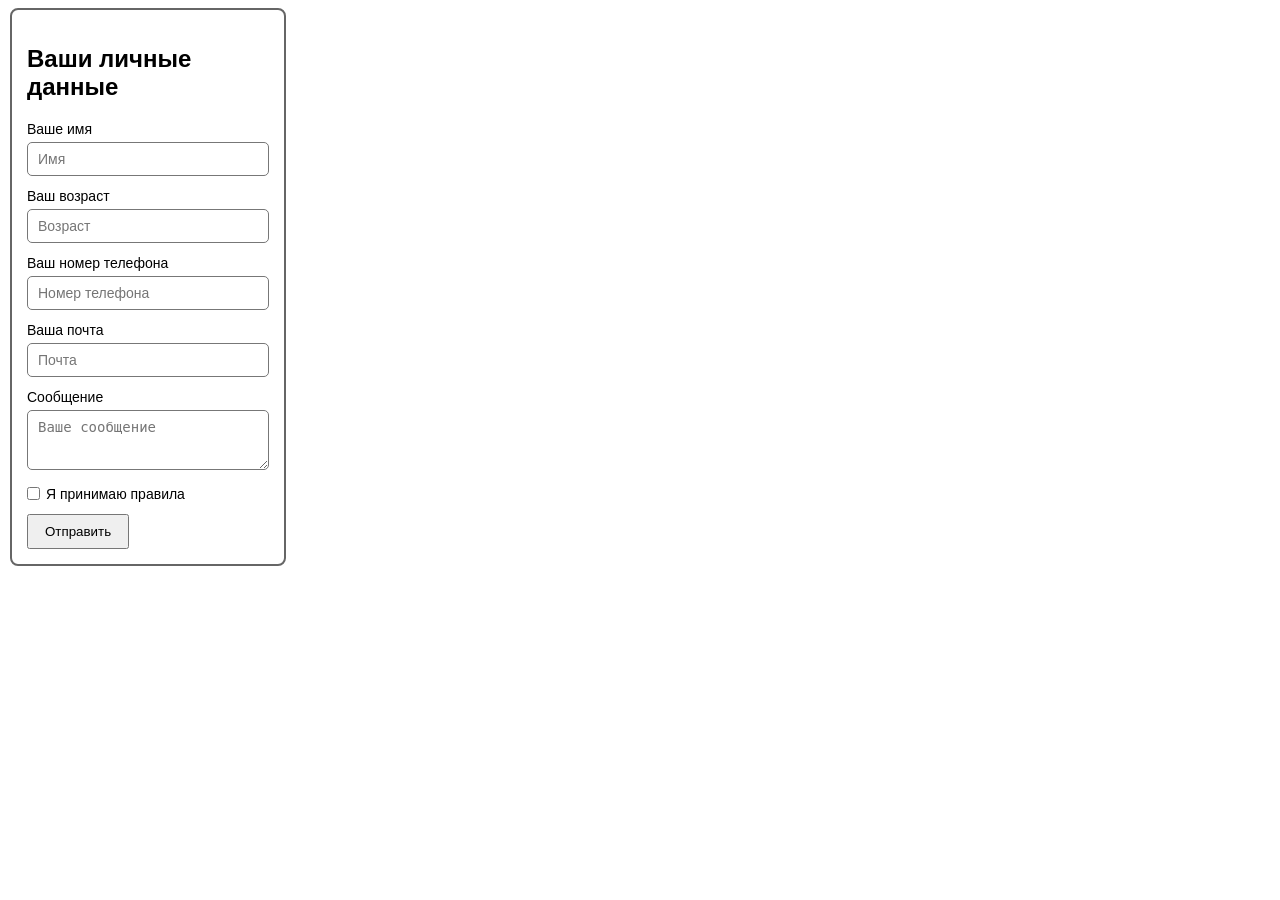
<file: homework3(table)/index.html>
<!doctype html>
<html lang="ru">
  <head>
    <meta charset="UTF-8" />
    <meta name="viewport" content="width=device-width, initial-scale=1.0" />
    <title>Практика по формам</title>
    <link rel="stylesheet" href="style.css" />
  </head>
  <body>
    <form class="form">
      <fieldset>
        <h2>Ваши личные данные</h2>

        <label for="name">Ваше имя</label>
        <input id="name" type="text" placeholder="Имя" required />

        <label for="age">Ваш возраст</label>
        <input id="age" type="number" placeholder="Возраст" />

        <label for="phone">Ваш номер телефона</label>
        <input id="phone" type="tel" placeholder="Номер телефона" required />

        <label for="email">Ваша почта</label>
        <input id="email" type="email" placeholder="Почта" required />

        <label for="message">Сообщение</label>
        <textarea id="message" placeholder="Ваше сообщение"></textarea>

        <label class="checkbox-label">
          <input type="checkbox" required />
          Я принимаю правила
        </label>

        <button type="submit">Отправить</button>
      </fieldset>
    </form>
  </body>
</html>
</file>
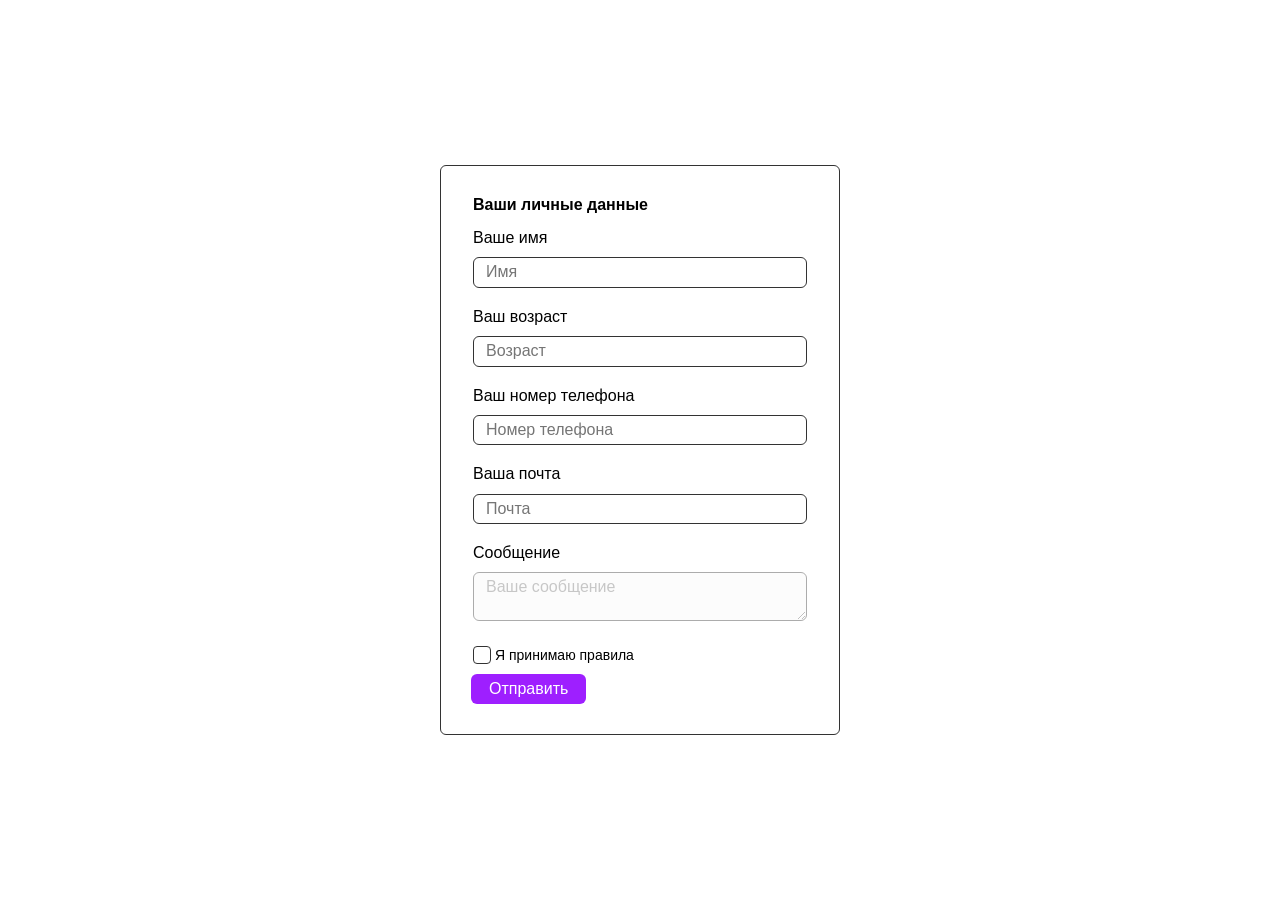
<file: homework8/index.html>
<!doctype html>
<html lang="ru">
  <head>
    <meta charset="UTF-8" />
    <meta name="viewport" content="width=device-width, initial-scale=1.0" />
    <title>Стилизация формы</title>
    <link rel="stylesheet" href="./css/normalize.css" />
    <link rel="stylesheet" href="./css/style.css" />
  </head>
  <body>
    <form class="form">
      <fieldset class="form-group">
        <legend class="form-group-title">Ваши личные данные</legend>
        <label for="name" class="label">Ваше имя</label>
        <input
          id="name"
          class="input"
          type="text"
          placeholder="Имя"
          name="name"
          required
        />
        <label for="age" class="label">Ваш возраст</label>
        <input
          id="age"
          class="input"
          type="number"
          placeholder="Возраст"
          name="age"
          required
        />
        <label for="phone" class="label">Ваш номер телефона</label>
        <input
          id="phone"
          class="input"
          type="tel"
          placeholder="Номер телефона"
          name="phone"
          required
        />
        <label for="email" class="label">Ваша почта</label>
        <input
          id="email"
          class="input"
          type="email"
          placeholder="Почта"
          name="email"
          required
        />
      </fieldset>
      <fieldset class="form-group">
        <label for="message" class="label">Сообщение</label>
        <textarea
          id="message"
          class="textarea"
          placeholder="Ваше сообщение"
          name="message"
          required
          disabled
        ></textarea>
        <label class="label checkbox-label">
          <input
            class="checkbox"
            type="checkbox"
            name="checkbox"
            required
            
          />
          <span class="checkbox-text">Я принимаю правила</span>
        </label>
      </fieldset>
      <button class="button">Отправить</button>
    </form>
  </body>
</html>
</file>
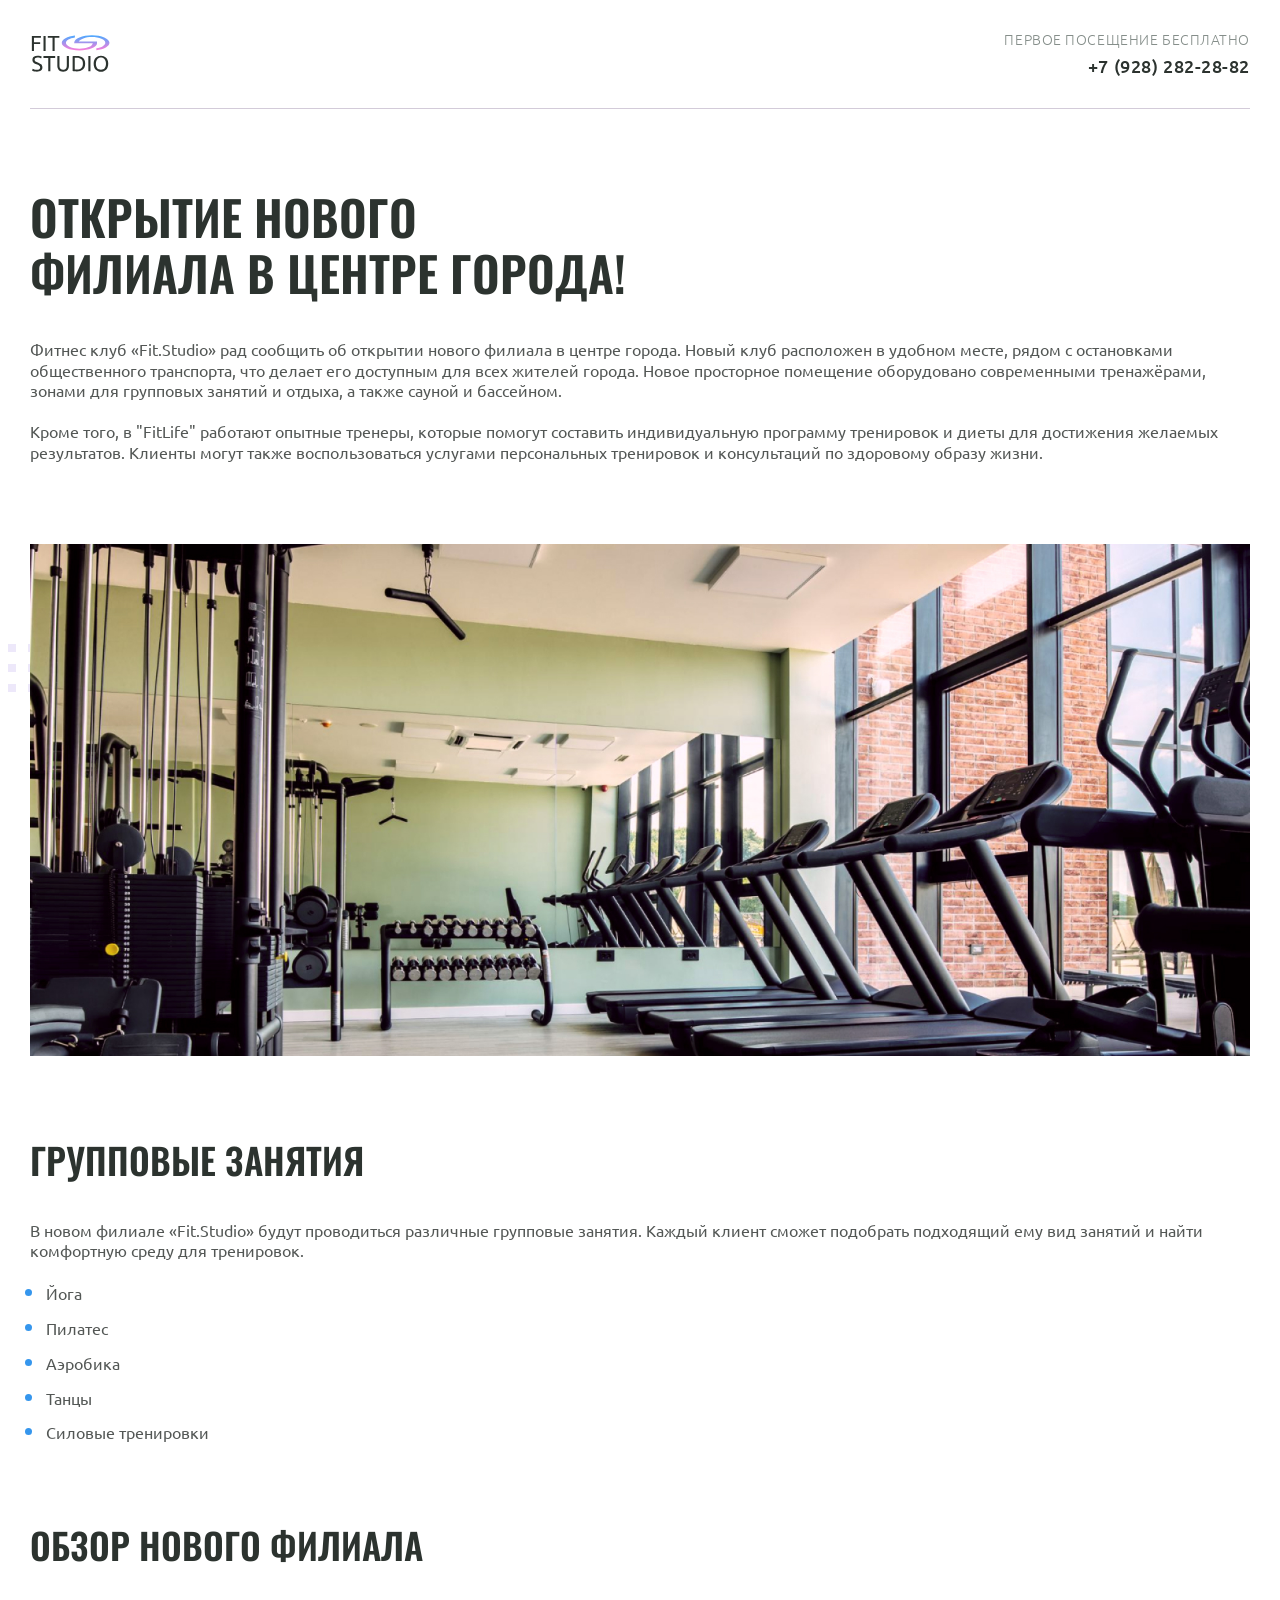
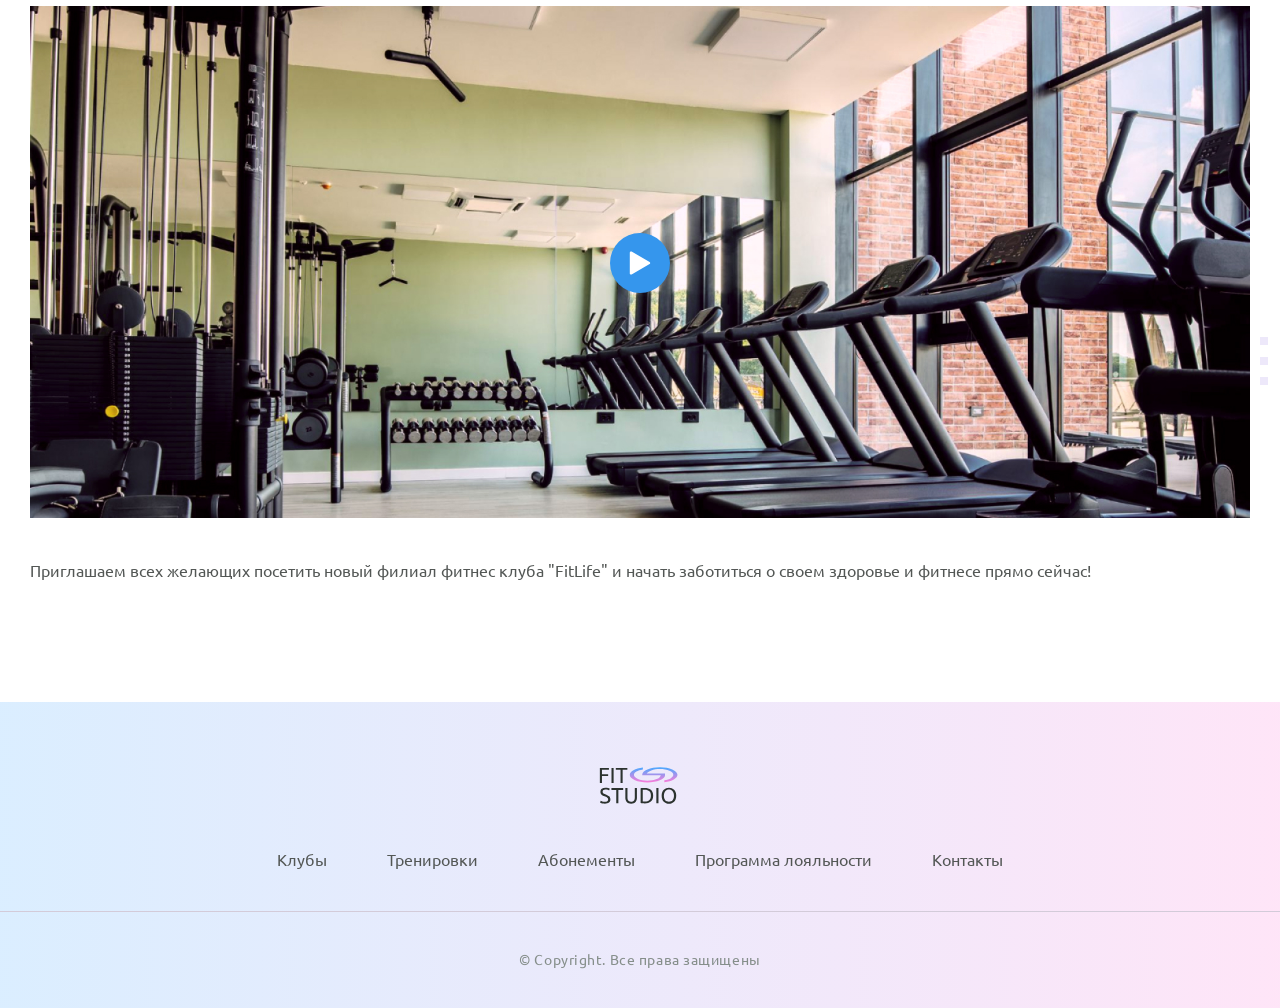
<file: homework10/article.html>
<!DOCTYPE html>
<html lang="ru">
  <head>
    <meta charset="UTF-8" />
    <meta name="viewport" content="width=device-width, initial-scale=1.0" />
    <title>Fit Studio - Открытие нового филиала!</title>
    <link rel="stylesheet" href="./css/normalize.css" />
    <link rel="stylesheet" href="./css/fonts.css" />
    <link rel="stylesheet" href="./css/globals.css" />
    <link rel="stylesheet" href="./css/header.css" />
    <link rel="stylesheet" href="./css/article.css" />
    <link rel="stylesheet" href="./css/footer.css" />
    <link
      rel="icon"
      type="image/svg+xml"
      sizes="128x128"
      href="./images/favicon-icon.svg"
    />
  </head>
  <body>
    <header class="header">
      <div class="container">
        <div class="header-inner">
          <a href="/">
            <img
              src="./images/logo-icon.svg"
              width="84"
              height="45"
              alt="Логотип Fit Studio"
            />
          </a>
          <div class="phone text-sub">
            <p>Первое посещение бесплатно</p>
            <a href="tel:+79282822882">+7 (928) 282-28-82</a>
          </div>
        </div>
      </div>
    </header>
    <article class="article">
      <div class="container">
        <h1 class="title-large">Открытие нового филиала в центре города!</h1>
        <p class="article-text">
          Фитнес клуб «Fit.Studio» рад сообщить об открытии нового филиала
          в центре города. Новый клуб расположен в удобном месте, рядом
          с остановками общественного транспорта, что делает его доступным
          для всех жителей города. Новое просторное помещение оборудовано
          современными тренажёрами, зонами для групповых занятий и отдыха,
          а также сауной и бассейном.
        </p>
        <p class="article-text article-mb-1">
          Кроме того, в "FitLife" работают опытные тренеры, которые помогут
          составить индивидуальную программу тренировок и диеты для достижения
          желаемых результатов. Клиенты могут также воспользоваться услугами
          персональных тренировок и консультаций по здоровому образу жизни.
        </p>
        <div class="article-decor-wrapper article-decor-wrapper-1 article-mb-1">
          <img
            class="article-img"
            src="./images/gym-img.jpg"
            width="1220"
            height="512"
            alt="Тренажерный зал"
          />
        </div>
        <h2 class="title-large article-title-medium">Групповые занятия</h2>
        <p class="article-text">
          В новом филиале «Fit.Studio» будут проводиться различные групповые
          занятия. Каждый клиент сможет подобрать подходящий ему вид занятий
          и найти комфортную среду для тренировок.
        </p>
        <ul class="article-list article-text article-mb-1">
          <li class="article-item">Йога</li>
          <li class="article-item">Пилатес</li>
          <li class="article-item">Аэробика</li>
          <li class="article-item">Танцы</li>
          <li class="article-item">Силовые тренировки</li>
        </ul>
        <h2 class="title-large article-title-medium">Обзор нового филиала</h2>
        <div class="article-decor-wrapper article-decor-wrapper-2 article-mb-2">
          <button class="article-play-button">
            <img
              src="./images/play-icon.svg"
              width="24"
              height="24"
              alt="Запустить"
            />
          </button>
          <img
            class="article-img"
            src="./images/gym-img.jpg"
            width="1220"
            height="512"
            alt="Тренажерный зал"
          />
        </div>
        <p class="article-text">
          Приглашаем всех желающих посетить новый филиал фитнес клуба "FitLife"
          и начать заботиться о своем здоровье и фитнесе прямо сейчас!
        </p>
      </div>
    </article>
    <footer class="footer">
      <div class="footer-top">
        <div class="container">
          <a class="footer-logo" href="/">
            <img
              src="./images/logo-icon.svg"
              width="84"
              height="45"
              alt="Логотип Fit Studio"
            />
          </a>
          <nav class="menu">
            <ul>
              <li><a href="#">Клубы</a></li>
              <li><a href="#">Тренировки</a></li>
              <li><a href="#">Абонементы</a></li>
              <li><a href="#">Программа лояльности</a></li>
              <li><a href="#">Контакты</a></li>
            </ul>
          </nav>
        </div>
      </div>
      <div class="container">
        <p class="copyright">&copy; Copyright. Все права защищены</p>
      </div>
    </footer>
  </body>
</html>
</file>
<file: src/style.css>
*{padding: 0;margin: 0;border: 0;}
*,*:before,*:after{-webkit-box-sizing: border-box;box-sizing: border-box;}
:focus,:active{outline: none;}
a:focus,a:active{outline: none;}
nav,footer,header,aside{display: block;}
html,body{
    height:100%;width:100%;
    font-size:100%;line-height:1;-ms-text-size-adjust:100%;-moz-text-size-adjust:100%;-webkit-text-size-adjust:100%;}
input,button,textarea{font-family:inherit;}
input::-ms-clear{display: none;}
button{cursor: pointer;}
button::-moz-focus-inner{padding:0;border:0;}
a,a:visited{text-decoration: none;}
a:hover{text-decoration: none;}
ul li{list-style: none;}
img{vertical-align: top;}
h1,h2,h3,h4,h5,h6{font-size:inherit;font-weight: inherit;}
a{color:inherit;}



body {
    font-family: "Montserrat",SansSerif;
    color: black;
}

body.overflow {
    overflow: hidden;
}



.layout {
    display: -webkit-box;
    display: -ms-flexbox;
    display: flex;
    min-height: 100vh;
}

.sidebar {
    padding: 40px 24px 40px 0;
    -ms-flex-negative: 0;
    flex-shrink: 0;
    background-color: white;
}



.content {
    -webkit-box-flex: 1;
    -ms-flex-positive: 1;
    flex-grow: 1;
    background-color: #F4F4F4;
}

.container {
    display: -webkit-box;
    display: -ms-flexbox;
    display: flex;
    -webkit-box-orient: vertical;
    -webkit-box-direction: normal;
    -ms-flex-direction: column;
    flex-direction: column;
    -webkit-box-pack: center;
    -ms-flex-pack: center;
    justify-content: center;
    -webkit-box-align: center;
    -ms-flex-align: center;
    align-items: center;
    padding: 150px 60px 80px 60px;
}


.logo {
    margin-left: 60px;
    margin-bottom: 60px;
}

.sidebar__user {
    background-color: #F4F4F4;
    padding: 20px 30px;
    margin-left: 60px;
    margin-bottom: 100px;
    border-radius: 8px;
    border: 1px solid #DADEC9;
}

.sidebar__name {
    color:#161814;
    font-size: 18px;
    font-weight: 500;
    margin-bottom: 6px;
}

.sidebar__text {
    color: #AFB1A7;
    font-size: 13px;
    font-weight: 400;
    line-height: 130%; /* 16.9px */
}

.sidebar__item {
    width: 372px;
}

.sidebar__button {
    display: -webkit-box;
    display: -ms-flexbox;
    display: flex;
    -webkit-box-align: center;
    -ms-flex-align: center;
    align-items: center;
    gap: 10px;
    padding: 20px 60px;
    margin-bottom: 12px;
    border-radius: 0px 100px 100px 0px;
    -webkit-transition: all .5s;
    -o-transition: all .5s;
    transition: all .5s;
    cursor: pointer;
    width: 90%;
    color:#161814;
    font-size: 16px;
    font-weight: 500;
}

.sidebar__button.active , .sidebar__button:hover {
    width: 100%;
    background-color: #DAF765;
}


.content__title {
    color: #161814;
    font-size: 48px;
    font-weight: 700;
    margin-bottom: 40px;
}

.content__list {
    display: -webkit-box;
    display: -ms-flexbox;
    display: flex;
    -webkit-box-align: center;
    -ms-flex-align: center;
    align-items: center;
    -ms-flex-wrap: wrap;
    flex-wrap: wrap;
    gap: 20px;
}



.content__list-item  {
    cursor: pointer;
    padding: 12px 18px;
    background-color: #fff;
    border-radius: 10px;
    border: 1px solid #DADEC9;
    -webkit-transition: all .3s;
    -o-transition: all .3s;
    transition: all .3s;
}

.content__list-item:hover,.content__list-diplom:hover {
    background-color: #AFB1A7;
}

li a {
    padding: 12px 18px;

}


.content__list-diplom {
    -webkit-transition: all .3s;
    -o-transition: all .3s;
    transition: all .3s;
    display: inline-block;
    padding: 12px 18px;
    background-color: #fff;
    border-radius: 10px;
    border: 1px solid #DADEC9;
}

.content__decor {
    display: -webkit-box;
    display: -ms-flexbox;
    display: flex;
    -webkit-box-align: center;
    -ms-flex-align: center;
    align-items: center;
}

.content__decor-text {
    color:#BEDD44;
    font-size: 36px;
    font-weight: 700;
    line-height: 110%; /* 39.6px */
}

.content__block {
    max-width: 1200px;
}

.content__block.hidden {
    display: none;
}

.content__decor-img img{
    width: 100%;
}

.burger {
    display: none;
    padding: 5px;
    position: fixed;
    top: 3%;
    right: 7%;
    width: 40px;
    height: 40px;
    background-color: #161814;
    border-radius: 50%;
    z-index: 10;
    border: 1px solid #DAF765;
}

@media (max-width: 768px) {
    .burger {
        display: block;
    }

    .sidebar {
        -webkit-transition: all .3s;
        -o-transition: all .3s;
        transition: all .3s;
        -webkit-transform: translateX(-100%);
        -ms-transform: translateX(-100%);
        transform: translateX(-100%);
        position: fixed;
        top: 0;
        left: 0;
        bottom: 0;
        z-index: 5;
    }

    .sidebar.show {
        -webkit-transform: translateX(0%);
        -ms-transform: translateX(0%);
        transform: translateX(0%);
    }

    .overlay {
        opacity: 0;
        pointer-events: none;
        -webkit-transition: all .3s;
        -o-transition: all .3s;
        transition: all .3s;
        position: absolute;
        top: 0;
        right: 0;
        left: 0;
        bottom: 0;
        z-index: 3;
        background-color: #000000e0;
    }

    .overlay.show {
        opacity: 1;
        pointer-events: all;
    }

    .container {
        padding: 40px 20px;
        min-height: 100%;
    }

    .content__decor {
        margin-top: 20px;
        -webkit-box-orient: vertical;
        -webkit-box-direction: normal;
        -ms-flex-direction: column;
        flex-direction: column;
    }
}

@media (max-width: 400px) {
    .sidebar__user {
        margin-left: 0;
    }
}
</file>
<file: homework10/css/fonts.css>
@font-face {
  font-family: "Ubuntu";
  src: local("Ubuntu"), url("../fonts/UbuntuLight.woff2") format("woff2");
  font-weight: 300;
  font-style: normal;
  font-display: swap;
}

@font-face {
  font-family: "Ubuntu";
  src: local("Ubuntu"), url("../fonts/UbuntuRegular.woff2") format("woff2");
  font-weight: 400;
  font-style: normal;
  font-display: swap;
}

@font-face {
  font-family: "Ubuntu";
  src: local("Ubuntu"), url("../fonts/UbuntuMedium.woff2") format("woff2");
  font-weight: 500;
  font-style: normal;
  font-display: swap;
}

@font-face {
  font-family: "Oswald";
  src: local("Oswald"), url("../fonts/OswaldMedium.woff2") format("woff2");
  font-weight: 500;
  font-style: normal;
  font-display: swap;
}

@font-face {
  font-family: "Oswald";
  src: local("Oswald"), url("../fonts/OswaldSemiBold.woff2") format("woff2");
  font-weight: 600;
  font-style: normal;
  font-display: swap;
}
</file>
<file: homework10/css/globals.css>
html {
  font-family: Ubuntu, sans-serif;
  font-weight: 400;
}

*,
*::before,
*::after {
  box-sizing: border-box;
}

body {
  display: flex;
  flex-direction: column;
  min-height: 100vh;
}

h1,
h2,
h3,
h4,
h5,
h6,
p {
  margin: 0;
}

a {
  text-decoration: none;
}

a,
button {
  outline: none;
}

.container {
  max-width: 1250px;
  margin: 0 auto;
  padding: 0 15px;
}

.text {
  font-weight: 400;
  font-size: 16px;
  line-height: 130%;
  color: #535755;
}

.button {
  display: inline-block;
  padding: 19px 32px;
  font-weight: 500;
  font-size: 15px;
  line-height: 130%;
  letter-spacing: 0.02em;
  text-transform: uppercase;
  text-align: center;
  color: #fff;
  background-color: #3596ed;
  transition: opacity 0.2s, background-color 0.2s;
}

.button:hover {
  opacity: 0.85;
}

.button:not(:disabled):active {
  background-color: #2d82cd;
}

button.button:disabled {
  opacity: 0.65;
  cursor: default;
}

.section {
  margin-bottom: 140px;
}

.title-large {
  max-width: 596px;
  margin-bottom: 40px;
  font-family: Oswald, sans-serif;
  font-weight: 600;
  font-size: 48px;
  line-height: 115%;
  text-transform: uppercase;
  color: #2c332f;
}

.title-medium {
  font-family: Oswald, sans-serif;
  font-weight: 500;
  font-size: 24px;
  line-height: 115%;
  text-transform: uppercase;
  color: #2c332f;
}

.text-sub {
  font-weight: 300;
  font-size: 14px;
  letter-spacing: 0.04em;
  text-transform: uppercase;
  color: #858e8a;
}

a:focus-visible,
button:focus-visible,
summary:focus-visible {
  outline: 2px solid #3596ed;
  outline-offset: 1px;
}
</file>
<file: homework10/css/header.css>
.header-inner {
  display: flex;
  justify-content: space-between;
  align-items: center;
  gap: 10px;
  padding-top: 30px;
  padding-bottom: 30px;
  border-bottom: 1px solid #d3cbd9;
}

.phone {
  text-align: right;
}

.phone p {
  margin-bottom: 8px;
}

.phone a {
  font-weight: 500;
  font-size: 18px;
  color: #2c332f;
  transition: color 0.2s;
}

.phone a:hover {
  color: #3596ed;
}
</file>
<file: homework10/css/index.css>
.hero {
  position: relative;
  padding-top: 80px;
}

.hero::after {
  content: "";
  position: absolute;
  bottom: 106px;
  z-index: -1;
  width: 100%;
  height: 48px;
  background: url("../images/decor-large-icon.svg") repeat-x;
}

.hero-container {
  display: flex;
  align-items: center;
  gap: 28px;
}

.hero h1 {
  margin-bottom: 40px;
  font-family: Oswald, sans-serif;
  font-weight: 600;
  font-size: 62px;
  line-height: 115%;
  text-transform: uppercase;
  color: #2c332f;
}

.hero h1 strong {
  font-weight: 600;
  color: #3596ed;
}

.hero-info .text {
  max-width: 440px;
  margin-bottom: 140px;
}

.hero-images {
  position: relative;
  display: flex;
}

.hero-choose {
  position: absolute;
  top: 40px;
  left: 50%;
  transform: translateX(-50%);
  max-width: 161px;
  padding: 22px;
  background: rgb(255 255 255 / 0.9);
  border: 1px solid #535755;
  text-align: center;
}

.news-container {
  display: flex;
  gap: 28px;
}

.news-article {
  display: flex;
  flex-direction: column;
  max-width: 284px;
  background-color: #fff;
  border: 1px solid #d3cbd9;
  overflow: hidden;
}

.news-article img {
  display: block;
}

.news-info {
  padding: 20px 20px 0;
  margin-bottom: 12px;
}

.news-date {
  display: inline-block;
  margin-bottom: 8px;
}

.news-article footer {
  padding: 0 20px 20px;
  margin-top: auto;
}

.news-link {
  display: inline-flex;
  align-items: center;
  gap: 8px;
  font-weight: 400;
  font-size: 16px;
  line-height: 130%;
  color: #3596ed;
}

.news-link::after {
  content: "";
  display: inline-block;
  width: 22px;
  height: 9px;
  background-image: url("../images/arrow-right-icon.svg");
  transition: transform 0.2s;
}

.news-link:hover::after {
  transform: translateX(5px);
}

.faq {
  position: relative;
}

.faq::before {
  content: "";
  position: absolute;
  top: 215px;
  z-index: -1;
  width: calc(50% - 250px);
  height: 48px;
  background: url("../images/decor-large-icon.svg") repeat-x;
}

.faq-container {
  display: flex;
  gap: 28px;
}

details::details-content {
  background: rgb(255, 233, 233);
  block-size: 0;

  transition: block-size 1s;
}

details[open]::details-content {
  block-size: auto;
}

details {
  margin-bottom: 20px;
  border-block: 1px solid #d3cbd9;

  overflow: hidden;
}

details[open] summary::after {
  transform: rotate(180deg);
}

summary {
  display: flex;
  align-items: center;
  justify-content: space-between;
  gap: 10px;
  list-style: none;
  padding: 20px;
  cursor: pointer;
}

summary::after {
  content: "";
  display: inline-block;
  width: 17px;
  height: 22px;
  background: url("../images/arrow-down-icon.svg") no-repeat center / cover;
}

summary::-webkit-details-marker {
  display: none;
}

details > p {
  padding: 0 20px 20px;
}
</file>
<file: homework10/css/footer.css>
.footer {
  padding: 60px 0 40px;
  margin-top: auto;
  background-image: linear-gradient(
    90deg,
    rgba(73, 169, 255, 0.2) 0%,
    rgba(252, 124, 217, 0.2) 100%
  );
  text-align: center;
}

.footer-top {
  padding-bottom: 40px;
  margin-bottom: 40px;
  border-bottom: 1px solid #d3cbd9;
}

.footer-logo {
  display: inline-block;
  margin-bottom: 40px;
}

.menu ul {
  display: flex;
  justify-content: center;
  align-items: center;
  gap: 60px;
  list-style: none;
  margin: 0;
  padding: 0;
}

.menu a {
  font-weight: 400;
  font-size: 16px;
  line-height: 130%;
  color: #535755;
  transition: color 0.2s;
}

.menu a:hover {
  color: #3596ed;
}

.copyright {
  font-weight: 400;
  font-size: 14px;
  letter-spacing: 0.04em;
  color: #858e8a;
}
</file>
<file: homework12/css/fonts.css>
@font-face {
  font-family: "Ubuntu";
  src: local("Ubuntu"), url("../fonts/UbuntuLight.woff2") format("woff2");
  font-weight: 300;
  font-style: normal;
  font-display: swap;
}

@font-face {
  font-family: "Ubuntu";
  src: local("Ubuntu"), url("../fonts/UbuntuRegular.woff2") format("woff2");
  font-weight: 400;
  font-style: normal;
  font-display: swap;
}

@font-face {
  font-family: "Ubuntu";
  src: local("Ubuntu"), url("../fonts/UbuntuMedium.woff2") format("woff2");
  font-weight: 500;
  font-style: normal;
  font-display: swap;
}

@font-face {
  font-family: "Oswald";
  src: local("Oswald"), url("../fonts/OswaldMedium.woff2") format("woff2");
  font-weight: 500;
  font-style: normal;
  font-display: swap;
}

@font-face {
  font-family: "Oswald";
  src: local("Oswald"), url("../fonts/OswaldSemiBold.woff2") format("woff2");
  font-weight: 600;
  font-style: normal;
  font-display: swap;
}
</file>
<file: homework12/css/globals.css>
html {
  font-family: Ubuntu, sans-serif;
  font-weight: 400;
}

*,
*::before,
*::after {
  box-sizing: border-box;
}

body {
  display: flex;
  flex-direction: column;
  min-width: 375px;
  min-height: 100vh;
}

h1,
h2,
h3,
h4,
h5,
h6,
p {
  margin: 0;
}

a {
  text-decoration: none;
}

img {
  max-width: 100%;
  height: auto;
  object-fit: cover;
}

a,
button {
  outline: none;
}

.container {
  max-width: 1250px;
  margin: 0 auto;
  padding: 0 15px;
}

.text {
  font-weight: 400;
  font-size: 16px;
  line-height: 130%;
  color: #535755;
}

.button {
  display: inline-block;
  padding: 19px 32px;
  font-weight: 500;
  font-size: 15px;
  line-height: 130%;
  letter-spacing: 0.02em;
  text-transform: uppercase;
  text-align: center;
  color: #fff;
  background-color: #3596ed;
  transition: opacity 0.2s, background-color 0.2s;
}

.button:hover {
  opacity: 0.85;
}

.button:not(:disabled):active {
  background-color: #2d82cd;
}

button.button:disabled {
  opacity: 0.65;
  cursor: default;
}

.section {
  margin-bottom: 140px;
}

.title-large {
  max-width: 596px;
  margin-bottom: 40px;
  font-family: Oswald, sans-serif;
  font-weight: 600;
  font-size: 48px;
  line-height: 115%;
  text-transform: uppercase;
  color: #2c332f;
}

.title-medium {
  font-family: Oswald, sans-serif;
  font-weight: 500;
  font-size: 24px;
  line-height: 115%;
  text-transform: uppercase;
  color: #2c332f;
}

.text-sub {
  font-weight: 300;
  font-size: 14px;
  letter-spacing: 0.04em;
  text-transform: uppercase;
  color: #858e8a;
}

.decor::before {
  content: "";
  position: absolute;
  z-index: -1;
  width: calc(50% - 250px);
  height: 48px;
  background: url("../images/decor-icon.svg") repeat-x;
}

a:focus-visible,
button:focus-visible,
summary:focus-visible {
  outline: 2px solid #3596ed;
  outline-offset: 1px;
}

@media (width <=992px) {
  .container {
    max-width: 768px;
  }
}

@media (width <=768px) {
  .container {
    max-width: 576px;
  }

  .title-large {
    font-size: 40px;
    margin-bottom: 30px;
  }

  .home-page .title-large {
    max-width: inherit;
    text-align: center;
  }

  .title-medium {
    font-size: 22px;
  }
}

@media (width <=576px) {
  .section {
    margin-bottom: 80px;
  }

  .title-large {
    font-size: 32px;
  }

  .title-medium {
    font-size: 18px;
  }
}
</file>
<file: homework12/css/header.css>
.header-inner {
  display: flex;
  justify-content: space-between;
  align-items: center;
  gap: 10px;
  padding-top: 30px;
  padding-bottom: 30px;
  border-bottom: 1px solid #d3cbd9;
}

.phone {
  text-align: right;
}

.phone p {
  margin-bottom: 8px;
}

.phone a {
  font-weight: 500;
  font-size: 18px;
  color: #2c332f;
  transition: color 0.2s;
}

.phone a:hover {
  color: #3596ed;
}
</file>
<file: homework12/css/index.css>
.hero {
  position: relative;
  padding-top: 80px;
}

.hero::before {
  bottom: 106px;
  width: 100%;
}

.hero-container {
  display: -webkit-box;
  display: -ms-flexbox;
  display: flex;
  gap: 28px;
}

.hero h1 {
  margin-bottom: 40px;
  font-family: Oswald, sans-serif;
  font-weight: 600;
  font-size: 62px;
  line-height: 115%;
  text-transform: uppercase;
  color: #2c332f;
}

.hero h1 strong {
  font-weight: 600;
  color: #3596ed;
}

.hero-info {
  max-width: 492px;
}

.hero-info .text {
  max-width: 440px;
  margin-bottom: 140px;
}

.hero-images {
  position: relative;
  display: -webkit-box;
  display: -ms-flexbox;
  display: flex;
}

.hero-choose {
  position: absolute;
  top: 40px;
  left: 50%;
  -webkit-transform: translateX(-50%);
  -ms-transform: translateX(-50%);
  transform: translateX(-50%);
  max-width: 161px;
  padding: 22px;
  background: rgb(255 255 255 / 0.9);
  border: 1px solid #535755;
  text-align: center;
}

.news-container {
  display: -webkit-box;
  display: -ms-flexbox;
  display: flex;
  gap: 28px;
}

.news-article {
  display: -webkit-box;
  display: -ms-flexbox;
  display: flex;
  -webkit-box-orient: vertical;
  -webkit-box-direction: normal;
  -ms-flex-direction: column;
  flex-direction: column;
  max-width: 284px;
  -webkit-box-flex: 1;
  -ms-flex: 1 1 25%;
  flex: 1 1 25%;
  background-color: #fff;
  border: 1px solid #d3cbd9;
  overflow: hidden;
}

.news-article img {
  display: block;
}

.news-info {
  padding: 20px 20px 0;
  margin-bottom: 12px;
}

.news-date {
  display: inline-block;
  margin-bottom: 8px;
}

.news-article footer {
  padding: 0 20px 20px;
  margin-top: auto;
}

.news-link {
  display: -webkit-inline-box;
  display: -ms-inline-flexbox;
  display: inline-flex;
  -webkit-box-align: center;
  -ms-flex-align: center;
  align-items: center;
  gap: 8px;
  font-weight: 400;
  font-size: 16px;
  line-height: 130%;
  color: #3596ed;
}

.news-link::after {
  content: "";
  display: inline-block;
  width: 22px;
  height: 9px;
  background-image: url("../images/arrow-right-icon.svg");
  -webkit-transition: -webkit-transform 0.2s;
  transition: -webkit-transform 0.2s;
  transition: transform 0.2s;
  transition: transform 0.2s, -webkit-transform 0.2s;
}

.news-link:hover::after {
  -webkit-transform: translateX(5px);
  -ms-transform: translateX(5px);
  transform: translateX(5px);
}

.faq {
  position: relative;
}

.faq::before {
  top: 215px;
}

.faq-container {
  display: -webkit-box;
  display: -ms-flexbox;
  display: flex;
  align-items: flex-start;
  gap: 28px;
}

details {
  margin-bottom: 20px;
  border-block: 1px solid #d3cbd9;
}

details:last-child {
  margin-bottom: 0;
}

details[open] summary::after {
  -webkit-transform: rotate(180deg);
  -ms-transform: rotate(180deg);
  transform: rotate(180deg);
}

details::details-content {
  block-size: 0;
  opacity: 0;
  overflow: hidden;
  -webkit-transition: block-size 0.4s ease, opacity 0.4s ease, content-visibility 0.4s ease allow-discrete;
  transition: block-size 0.4s ease, opacity 0.4s ease, content-visibility 0.4s ease allow-discrete;
  transition-behavior: allow-discrete;
}

details[open]::details-content {
  block-size: auto;
  opacity: 1;
}

details {
  interpolate-size: allow-keywords;
  margin-bottom: 20px;
  border-block: 1px solid #d3cbd9;

  overflow: hidden;
}

details[open] summary::after {
  -webkit-transform: rotate(180deg);
  -ms-transform: rotate(180deg);
  transform: rotate(180deg);
}

summary {
  display: -webkit-box;
  display: -ms-flexbox;
  display: flex;
  -webkit-box-align: center;
  -ms-flex-align: center;
  align-items: center;
  -webkit-box-pack: justify;
  -ms-flex-pack: justify;
  justify-content: space-between;
  gap: 10px;
  list-style: none;
  padding: 20px;
  cursor: pointer;
}

summary::after {
  content: "";
  display: inline-block;
  -ms-flex-negative: 0;
  flex-shrink: 0;
  width: 17px;
  height: 22px;
  background: url("../images/arrow-down-icon.svg") no-repeat center / cover;
}

summary::-webkit-details-marker {
  display: none;
}

details>p {
  padding: 0 20px 20px;
}

@media (width <=1440px) {
  .hero-images img {
    width: 50%;
  }
}

@media (width <=992px) {
  .hero::after {
    display: none;
  }

  .hero-container {
    -webkit-box-orient: vertical;
    -webkit-box-direction: normal;
    -ms-flex-direction: column;
    flex-direction: column;
    -webkit-box-align: center;
    -ms-flex-align: center;
    align-items: center;
  }

  .hero-info {
    text-align: center;
  }

  .hero h1 {
    margin-bottom: 30px;
    font-size: 52px;
  }

  .hero-info .text {
    max-width: inherit;
    margin-bottom: 30px;
  }

  .news-container {
    -ms-flex-wrap: wrap;
    flex-wrap: wrap;
    -webkit-box-pack: center;
    -ms-flex-pack: center;
    justify-content: center;
    gap: 20px;
  }

  .news-article {
    -ms-flex-preferred-size: 50%;
    flex-basis: 50%;
    max-width: 350px;
  }

  .news-article img {
    width: 100%;
  }

  .faq::before {
    display: none;
  }

  .faq-container {
    -webkit-box-orient: vertical;
    -webkit-box-direction: reverse;
    -ms-flex-direction: column-reverse;
    flex-direction: column-reverse;
    -webkit-box-align: center;
    -ms-flex-align: center;
    align-items: center;
  }
}

@media (width <=768px) {
  .hero h1 {
    font-size: 50px;
  }

  .news-article {
    -ms-flex-preferred-size: 100%;
    flex-basis: 100%;
    max-width: 400px;
  }
}

@media (width <=576px) {
  .hero {
    padding-top: 60px;
  }

  .hero-info {
    max-width: 410px;
  }

  .hero h1 {
    font-size: 42px;
  }

  .hero-choose {
    max-width: 125px;
    padding: 10px;
    font-size: 14px;
  }
}
</file>
<file: homework12/css/footer.css>
.footer {
  padding: 60px 0 40px;
  margin-top: auto;
  background-image: -webkit-gradient(linear,
      left top, right top,
      from(rgba(73, 169, 255, 0.2)),
      to(rgba(252, 124, 217, 0.2)));
  background-image: linear-gradient(90deg,
      rgba(73, 169, 255, 0.2) 0%,
      rgba(252, 124, 217, 0.2) 100%);
  text-align: center;
}

.footer-top {
  padding-bottom: 40px;
  margin-bottom: 40px;
  border-bottom: 1px solid #d3cbd9;
}

.footer-logo {
  display: inline-block;
  margin-bottom: 40px;
}

.menu ul {
  display: -webkit-box;
  display: -ms-flexbox;
  display: flex;
  -webkit-box-pack: center;
  -ms-flex-pack: center;
  justify-content: center;
  -webkit-box-align: center;
  -ms-flex-align: center;
  align-items: center;
  gap: 60px;
  list-style: none;
  margin: 0;
  padding: 0;
}

.menu a {
  font-weight: 400;
  font-size: 16px;
  line-height: 130%;
  color: #535755;
  -webkit-transition: color 0.2s;
  transition: color 0.2s;
}

.menu a:hover {
  color: #3596ed;
}

.copyright {
  font-weight: 400;
  font-size: 14px;
  letter-spacing: 0.04em;
  color: #858e8a;
}

@media (width <=768px) {
  .menu ul {
    -webkit-box-orient: vertical;
    -webkit-box-direction: normal;
    -ms-flex-direction: column;
    flex-direction: column;
    gap: 25px;
  }
}

@media (width <=576px) {
  .footer {
    padding-top: 40px;
  }
}
</file>
<file: homework13/css/style.css>
* {
	box-sizing: border-box;
}

body {
	min-width: 375px;
	margin: 0;
}

.container {
	max-width: 1280px;
	padding: 0 15px;
	margin: 0 auto;
}

.wrapper {
	display: grid;
	grid-template-columns: repeat(12, 1fr);
	grid-template-rows: auto 1fr auto;
	height: 100%;
	min-height: 100vh;
}

.header {
	grid-column: 1 / -1;
	background-color: #f00;
	min-height: 100px;
}

.aside {
	grid-column: 1 / 2 span;
	background-color: #e2e20d;
}

.main {
	grid-column: 3 / -1 ;
	background-color: #31bb0a;
	padding-top: 30px;
	padding-bottom: 30px;
}

.main .container {
	display: grid;
	grid-template-columns: repeat(auto-fit, minmax(250px, 1fr));
	grid-template-rows: repeat(2, 300px);
	grid-auto-rows: 300px;
	gap: 15px;
}

.article {
	background-color: #de6e05;
	/* min-height: 200px; */
}

.footer {
	grid-column: 1 / -1;
	background-color: #0b2fe2;
	min-height: 250px;
}

@media (width <= 1200px) {
	.aside {
		grid-column-end: 3 span;
	}

	.main {
		grid-column-start: 4 ;
	}
}

@media (width <= 768px) {
	.aside {
		display: none;
	}

	.main {
		grid-column: 12 span;
	}

}
</file>
<file: homework14/css/fonts.css>
@font-face {
  font-family: "Ubuntu";
  src: local("Ubuntu"), url("../fonts/UbuntuLight.woff2") format("woff2");
  font-weight: 300;
  font-style: normal;
  font-display: swap;
}

@font-face {
  font-family: "Ubuntu";
  src: local("Ubuntu"), url("../fonts/UbuntuRegular.woff2") format("woff2");
  font-weight: 400;
  font-style: normal;
  font-display: swap;
}

@font-face {
  font-family: "Ubuntu";
  src: local("Ubuntu"), url("../fonts/UbuntuMedium.woff2") format("woff2");
  font-weight: 500;
  font-style: normal;
  font-display: swap;
}

@font-face {
  font-family: "Oswald";
  src: local("Oswald"), url("../fonts/OswaldMedium.woff2") format("woff2");
  font-weight: 500;
  font-style: normal;
  font-display: swap;
}

@font-face {
  font-family: "Oswald";
  src: local("Oswald"), url("../fonts/OswaldSemiBold.woff2") format("woff2");
  font-weight: 600;
  font-style: normal;
  font-display: swap;
}
</file>
<file: homework14/css/globals.css>
html {
  font-family: Ubuntu, sans-serif;
  font-weight: 400;
}

*,
*::before,
*::after {
  box-sizing: border-box;
}

body {
  display: flex;
  flex-direction: column;
  min-height: 100vh;
}

h1,
h2,
h3,
h4,
h5,
h6,
p {
  margin: 0;
}

a {
  text-decoration: none;
}

a,
button {
  outline: none;
}

.container {
  max-width: 1250px;
  margin: 0 auto;
  padding: 0 15px;
}

.text {
  font-weight: 400;
  font-size: 16px;
  line-height: 130%;
  color: #535755;
}

.text-sub {
  font-weight: 300;
  font-size: 14px;
  letter-spacing: 0.04em;
  text-transform: uppercase;
  color: #858e8a;
}

.button {
  display: inline-block;
  padding: 19px 32px;
  font-weight: 500;
  font-size: 15px;
  line-height: 130%;
  letter-spacing: 0.02em;
  text-transform: uppercase;
  text-align: center;
  color: #fff;
  background-color: #3596ed;
  transition: opacity 0.2s, background-color 0.2s;
}

.button:hover {
  opacity: 0.85;
}

.button:not(:disabled):active {
  background-color: #2d82cd;
}

.button:disabled {
  opacity: 0.65;
  cursor: default;
}

.section {
  margin-bottom: 140px;
}

.title-large {
  max-width: 596px;
  margin-bottom: 40px;
  font-family: Oswald, sans-serif;
  font-weight: 600;
  font-size: 48px;
  line-height: 115%;
  text-transform: uppercase;
  color: #2c332f;
}

.title-medium {
  font-family: Oswald, sans-serif;
  font-weight: 500;
  font-size: 24px;
  line-height: 115%;
  text-transform: uppercase;
  color: #2c332f;
}

a:focus-visible,
button:focus-visible,
summary:focus-visible {
  outline: 2px solid #3596ed;
  outline-offset: 1px;
}
</file>
<file: homework14/css/header.css>
.header__inner {
  display: flex;
  justify-content: space-between;
  align-items: center;
  gap: 10px;
  padding-top: 30px;
  padding-bottom: 30px;
  border-bottom: 1px solid #d3cbd9;
}

.phone {
  text-align: right;
}

.phone__text {
  margin-bottom: 8px;
}

.phone__link {
  font-weight: 500;
  font-size: 18px;
  color: #2c332f;
  transition: color 0.2s;
}

.phone__link:hover {
  color: #3596ed;
}
</file>
<file: homework14/css/index.css>
/* Блок: hero */
.hero {
  position: relative;
  padding-top: 80px;
}

.hero::after {
  content: "";
  position: absolute;
  bottom: 106px;
  z-index: -1;
  width: 100%;
  height: 48px;
  background: url("../images/decor-large-icon.svg") repeat-x;
}

.hero__container {
  display: flex;
  align-items: center;
  gap: 28px;
}

.hero__title {
  margin-bottom: 40px;
  font-family: Oswald, sans-serif;
  font-weight: 600;
  font-size: 62px;
  line-height: 115%;
  text-transform: uppercase;
  color: #2c332f;
}

.hero__title-accent {
  font-weight: 600;
  color: #3596ed;
}

.hero__text {
  max-width: 440px;
  margin-bottom: 140px;
}

.hero__images {
  position: relative;
  display: flex;
}

.hero__choose {
  position: absolute;
  top: 40px;
  left: 50%;
  transform: translateX(-50%);
  max-width: 161px;
  padding: 22px;
  background: rgb(255 255 255 / 0.9);
  border: 1px solid #535755;
  text-align: center;
}

/* Блок: news */
.news__list {
  display: flex;
  gap: 28px;
}

.news__item {
  max-width: 284px;
}

/* Блок: news-card */
.news-card {
  display: flex;
  flex-direction: column;
  background-color: #fff;
  border: 1px solid #d3cbd9;
  overflow: hidden;
}

.news-card__img {
  display: block;
}

.news-card__info {
  padding: 20px 20px 0;
  margin-bottom: 12px;
}

.news-card__date {
  display: inline-block;
  margin-bottom: 8px;
}

.news-card__footer {
  padding: 0 20px 20px;
  margin-top: auto;
}

.news-card__link {
  display: inline-flex;
  align-items: center;
  gap: 8px;
  font-weight: 400;
  font-size: 16px;
  line-height: 130%;
  color: #3596ed;
}

.news-card__link::after {
  content: "";
  display: inline-block;
  width: 22px;
  height: 9px;
  background-image: url("../images/arrow-right-icon.svg");
  transition: transform 0.2s;
}

.news-card__link:hover::after {
  transform: translateX(5px);
}

/* Блок: faq */
.faq {
  position: relative;
}

.faq::before {
  content: "";
  position: absolute;
  top: 215px;
  z-index: -1;
  width: calc(50% - 250px);
  height: 48px;
  background: url("../images/decor-large-icon.svg") repeat-x;
}

.faq__container {
  display: flex;
  gap: 28px;
}

.faq__item {
  margin-bottom: 20px;
  border-block: 1px solid #d3cbd9;
  overflow: hidden;
}

.faq__item::details-content {
  background: rgb(255, 233, 233);
  block-size: 0;
  transition: block-size 1s;
}

.faq__item[open]::details-content {
  block-size: auto;
}

.faq__question {
  display: flex;
  align-items: center;
  justify-content: space-between;
  gap: 10px;
  list-style: none;
  padding: 20px;
  cursor: pointer;
}

.faq__question::after {
  content: "";
  display: inline-block;
  width: 17px;
  height: 22px;
  background: url("../images/arrow-down-icon.svg") no-repeat center / cover;
}

.faq__question::-webkit-details-marker {
  display: none;
}

.faq__item[open] .faq__question::after {
  transform: rotate(180deg);
}

.faq__answer {
  padding: 0 20px 20px;
}
</file>
<file: homework14/css/footer.css>
.footer {
  padding: 60px 0 40px;
  margin-top: auto;
  background-image: linear-gradient(
    90deg,
    rgba(73, 169, 255, 0.2) 0%,
    rgba(252, 124, 217, 0.2) 100%
  );
  text-align: center;
}

.footer__top {
  padding-bottom: 40px;
  margin-bottom: 40px;
  border-bottom: 1px solid #d3cbd9;
}

.footer__logo {
  display: inline-block;
  margin-bottom: 40px;
}

.footer__copyright {
  font-weight: 400;
  font-size: 14px;
  letter-spacing: 0.04em;
  color: #858e8a;
}

.menu__list {
  display: flex;
  justify-content: center;
  align-items: center;
  gap: 60px;
  list-style: none;
  margin: 0;
  padding: 0;
}

.menu__link {
  font-weight: 400;
  font-size: 16px;
  line-height: 130%;
  color: #535755;
  transition: color 0.2s;
}

.menu__link:hover {
  color: #3596ed;
}
</file>
<file: homework3(table)/style.css>
body {
  font-family: sans-serif;
}

.form {
  width: 280px;
}

fieldset {
  border: 2px solid #666;
  border-radius: 8px;
  padding: 15px;
}

legend {
  font-size: 22px;
  font-weight: bold;
}

label {
  display: block;
  margin-bottom: 5px;
  font-size: 14px;
}

input,
textarea {
  width: 100%;
  box-sizing: border-box;
  padding: 8px 10px;
  margin-bottom: 12px;
  border: 1px solid #777;
  border-radius: 5px;
  font-size: 14px;
}

textarea {
  resize: vertical;
  min-height: 60px;
  max-height: 200px;
}

.checkbox-label {
  display: flex;
  align-items: center;
  gap: 6px;
  margin-bottom: 12px;
}

.checkbox-label input {
  width: auto;
  margin: 0;
}

button {
  padding: 8px 16px;
  cursor: pointer;
}
</file>
<file: homework8/css/style.css>
* {
  box-sizing: border-box;
}

body {
  display: flex;
  justify-content: center;
  align-items: center;
  font-family: sans-serif;
  min-height: 100vh;
}

.form {
  border: 1px solid #333;
  border-radius: 6px;
  max-width: 400px;
  width: 100%;
  padding: 30px;
}

.form-group {
  border: none;
  padding: 0;
}

.form-group-title {
  font-weight: 700;
  padding: 0;
  margin-bottom: 15px;
}

.label {
  display: inline-block;
  margin-bottom: 10px;
}

.textarea {
  max-height: 150px;
  min-height: 30px;
  resize: vertical;
}

.input,
.textarea {
  border: 1px solid #333;
  border-radius: 6px;
  width: 100%;
  padding: 5px 12px;
  margin-bottom: 20px;
  outline: none;
}

.input:disabled,
.textarea:disabled {
  opacity: 0.4;
}

.checkbox-label {
  padding-left: 22px;
}

.checkbox {
  position: absolute;
  cursor: pointer;
  appearance: none;

}

.checkbox::after {
  content: "";
  position: absolute;
  width: 16px;
  height: 16px;
  margin-left: -22px;
  border: 1px solid #333;
  border-radius: 4px;
  cursor: pointer;
}

.checkbox:checked::after {
  background: url("../img/check-icon.svg") no-repeat center, #9e1fff;
}



.checkbox-text {
  font-size: 14px;
}

.button {
  border: none;
  border-radius: 6px;
  padding: 6px 18px;
  background-color: #9e1fff;
  color: #fff;
  cursor: pointer;
  transition: opacity 0.2s;
}

.button:hover {
  opacity: 0.85;
}

.button:not(:disabled):active {
  background-color: #8719db;
}

.button:disabled,
.checkbox:disabled::after  {
  opacity: 0.4;
  cursor: not-allowed;
}

.input:focus-visible,
.textarea:focus-visible,
.button:focus-visible,
.checkbox:focus-visible::after {
  outline: 2px solid #9e1fff;
  outline-offset: 1px;
}
</file>
<file: homework10/css/article.css>
.article {
  padding-top: 80px;
  padding-bottom: 120px;
}

.article-title-medium {
  font-size: 36px;
}

.article-text {
  margin-bottom: 20px;
  font-weight: 400;
  font-size: 16px;
  line-height: 130%;
  color: #535755;
}

.article-text:last-child {
  margin-bottom: 0;
}

.article-mb-1 {
  margin-bottom: 80px;
}

.article-mb-2 {
  margin-bottom: 40px;
}

.article-decor-wrapper {
  position: relative;
}

.article-decor-wrapper::before {
  content: "";
  position: absolute;
  z-index: -1;
  background: url("../images/decor-icon.svg") no-repeat;
  width: 528px;
  height: 48px;
}

.article-decor-wrapper-1::before {
  top: 100px;
  left: -350px;
}

.article-decor-wrapper-2::before {
  right: -350px;
  bottom: 136px;
}

.article-img,
.article-video {
  width: 100%;
}

.article-list {
  margin-top: 0;
  padding-left: 16px;
}

.article-item:not(:last-child) {
  margin-bottom: 12px;
}

.article-item::marker {
  font-size: 22px;
  color: #3596ed;
}

.article-play-button {
  position: absolute;
  top: 50%;
  left: 50%;
  transform: translate(-50%, -50%);
  display: flex;
  align-items: center;
  justify-content: center;
  width: 60px;
  height: 60px;
  padding: 0;
  background-color: #3596ed;
  border: none;
  border-radius: 50%;
  cursor: pointer;
  transition: background-color 0.2s;
}

.article-play-button:hover {
  background-color: #38a2ff;
}

.article-play-button:not(:disabled):active {
  background-color: #2d82cd;
}
</file>
